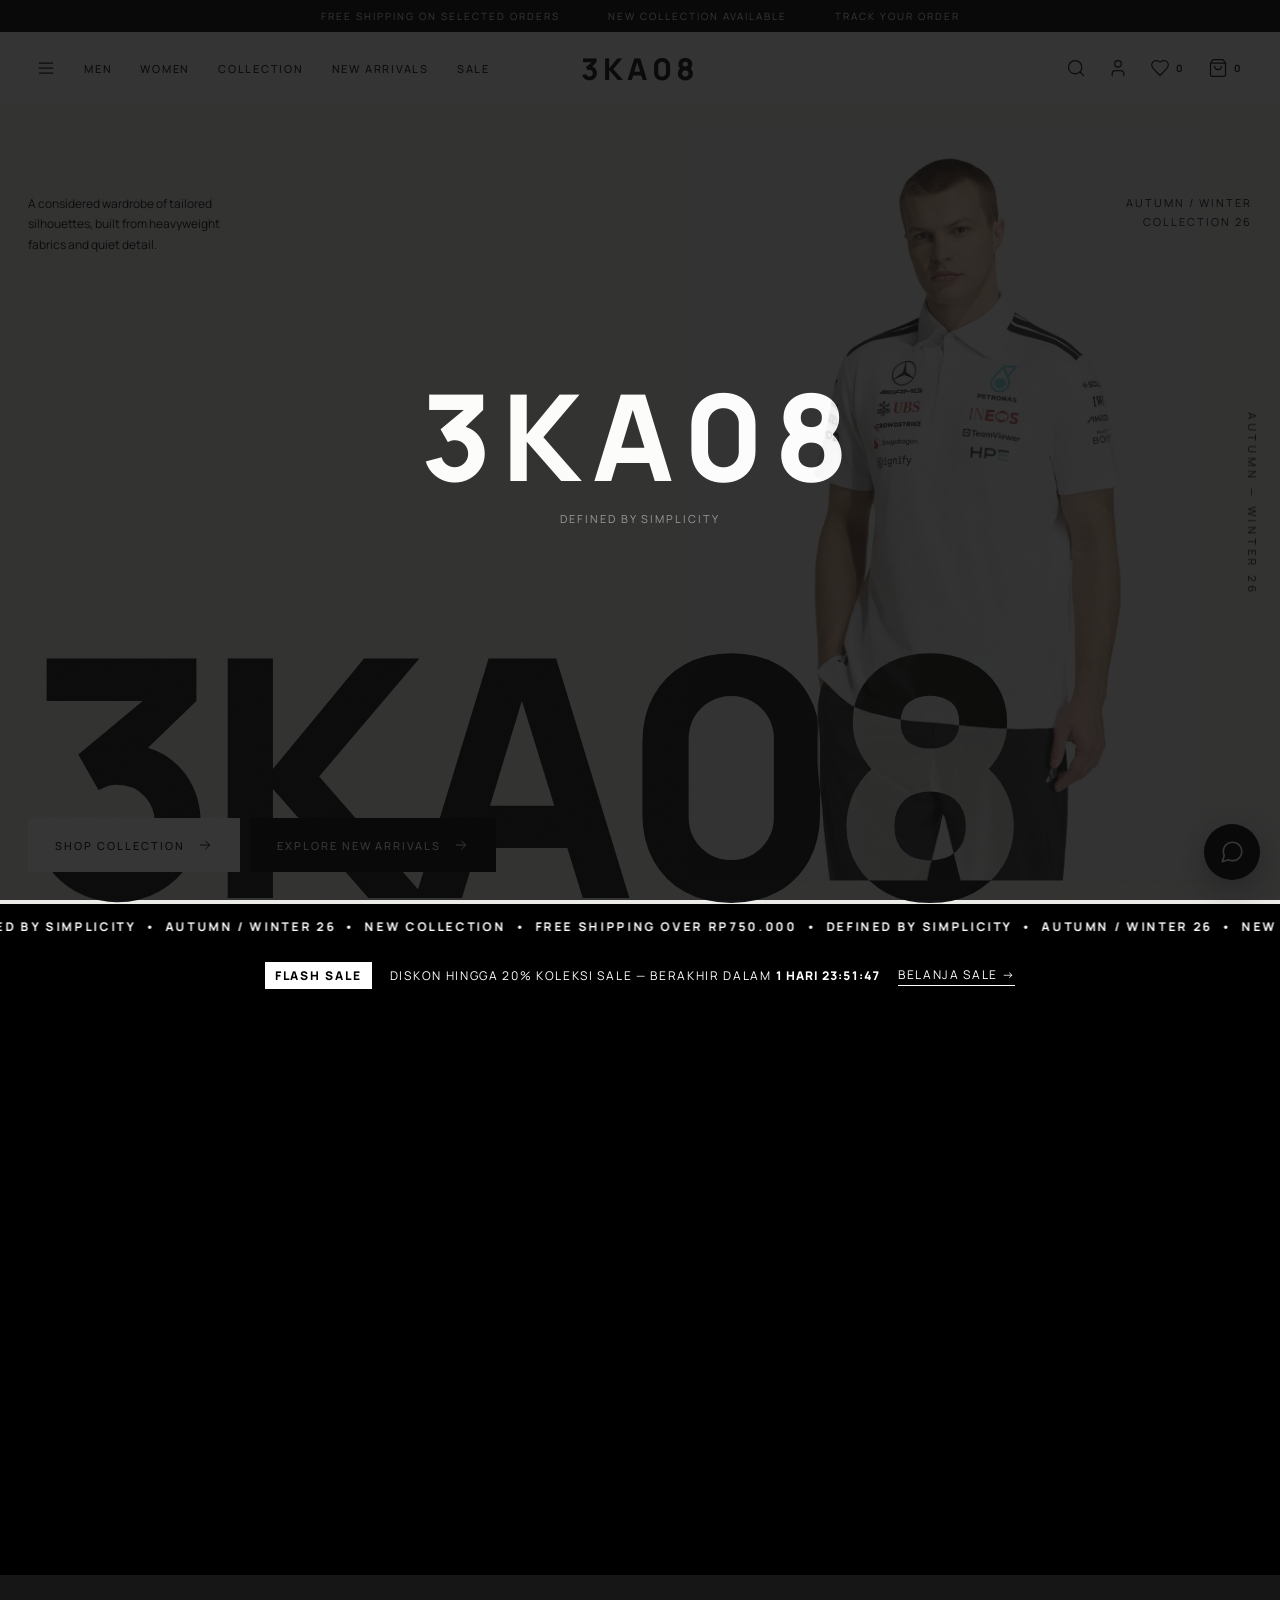
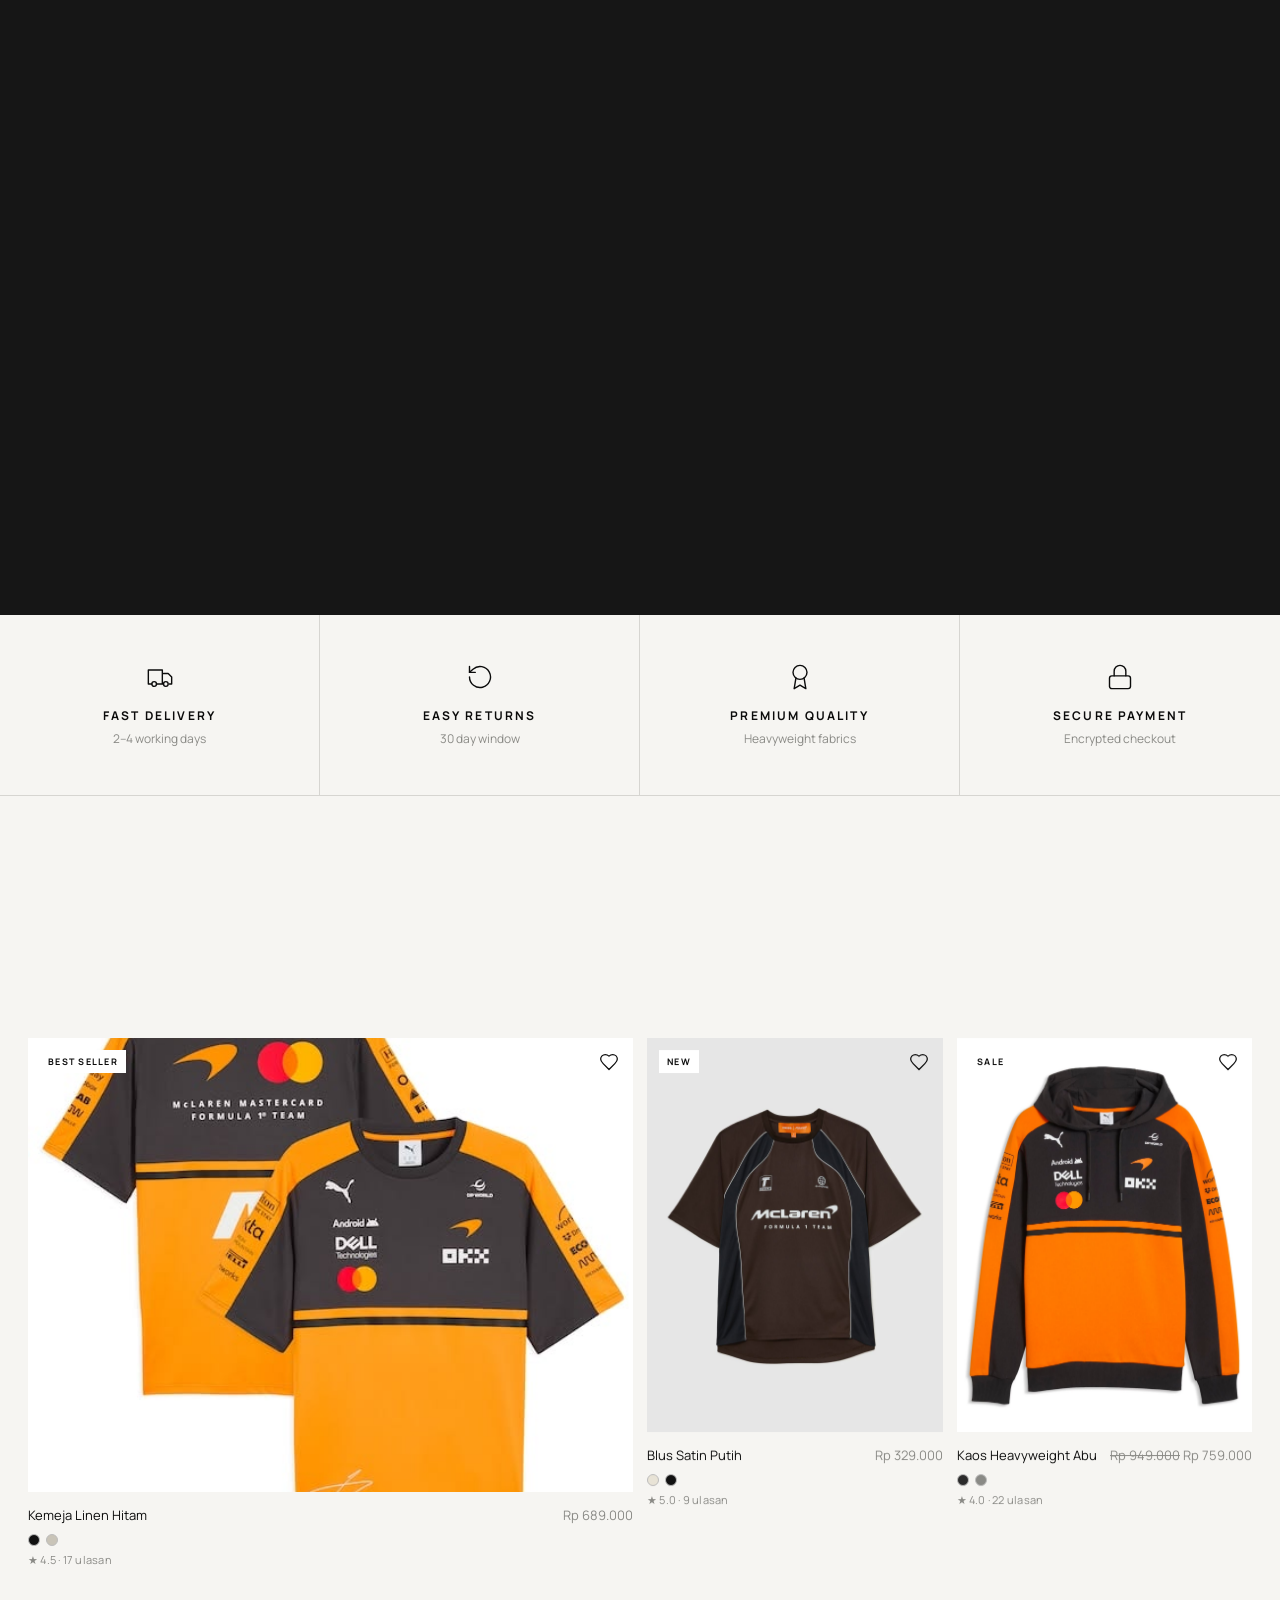
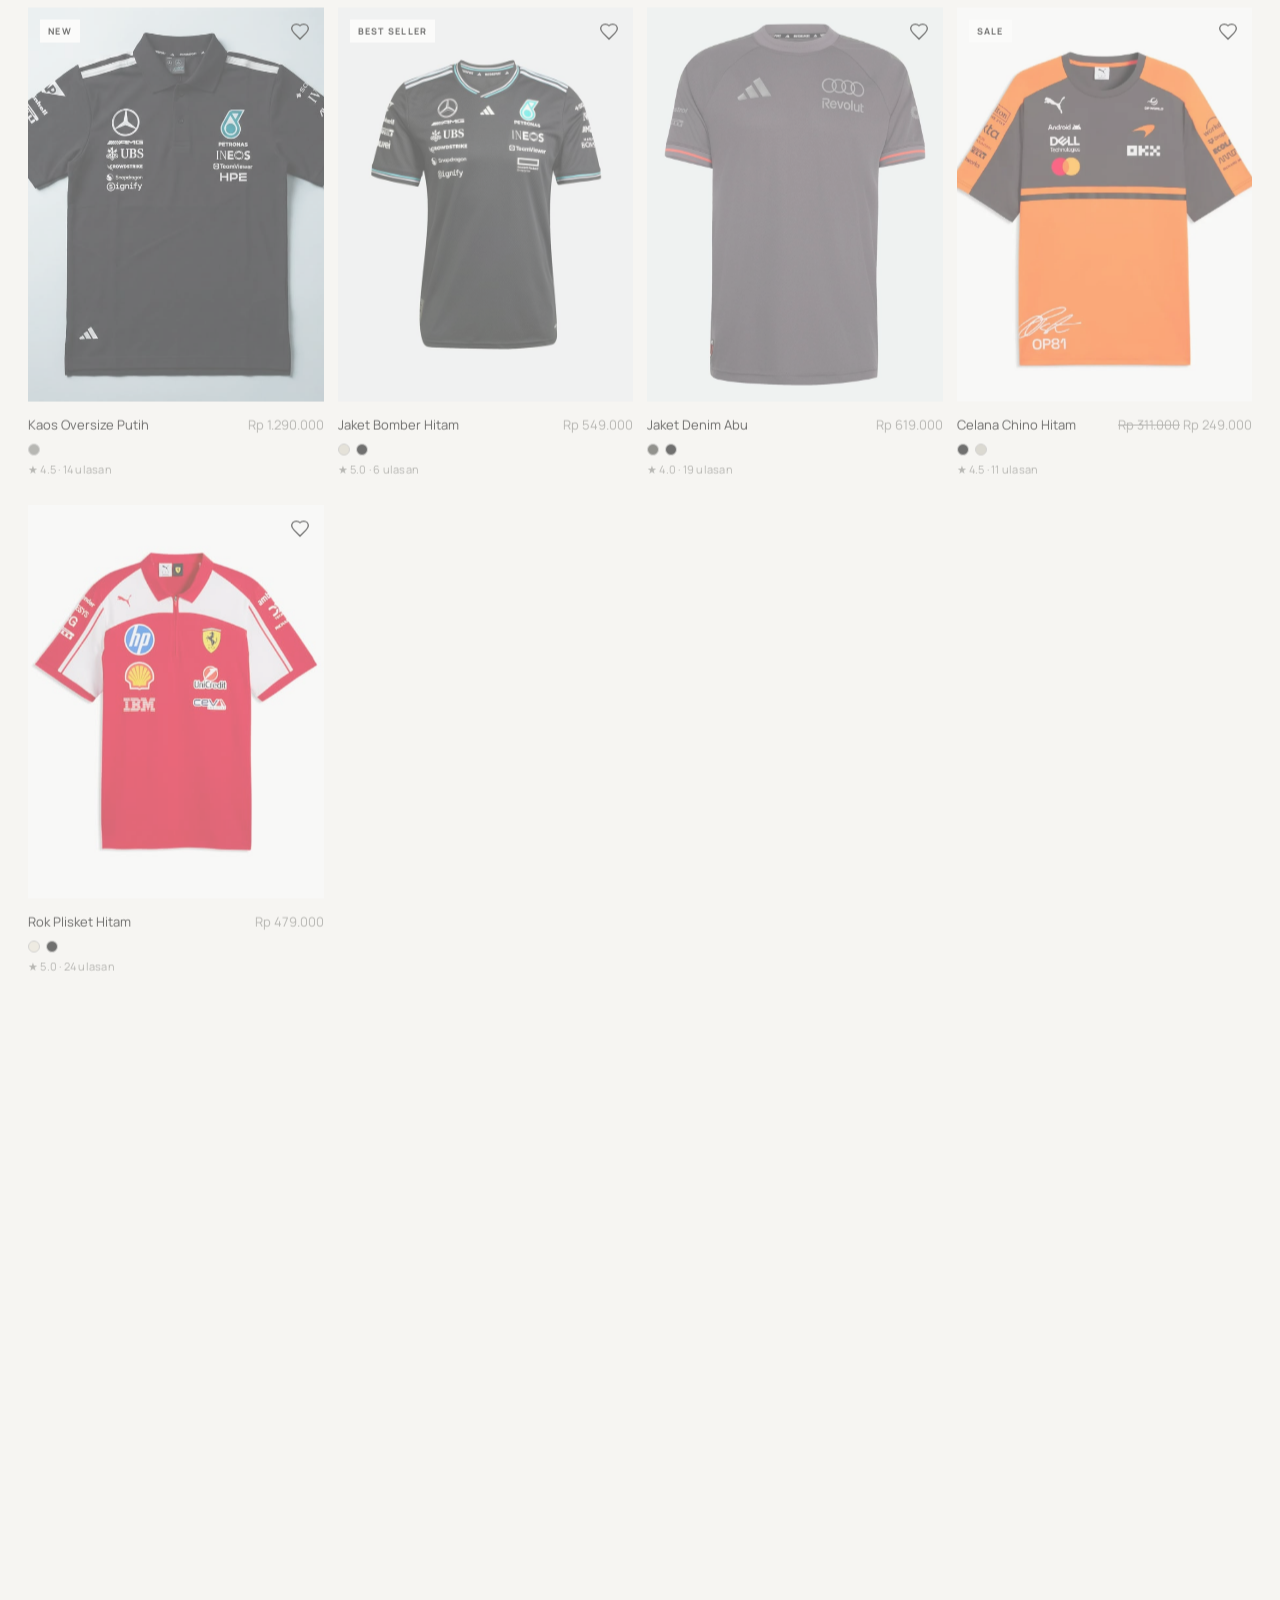
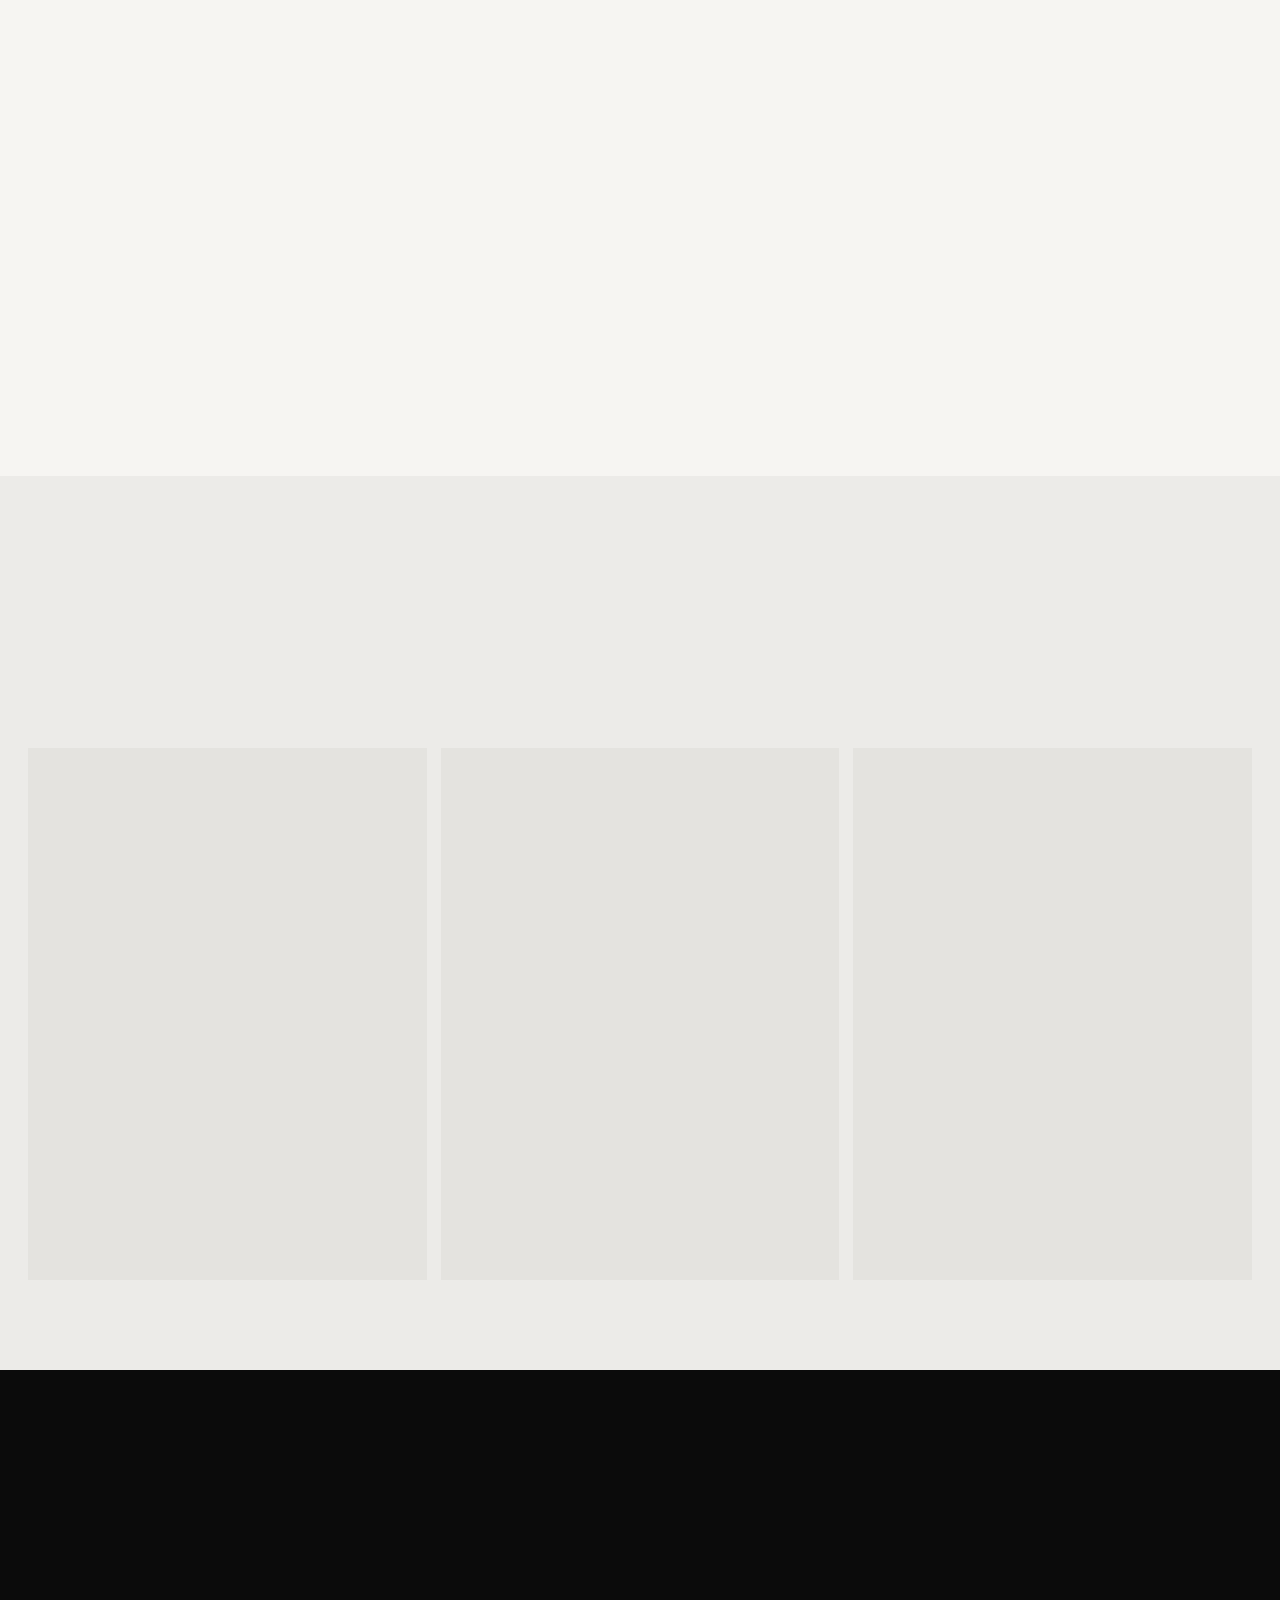
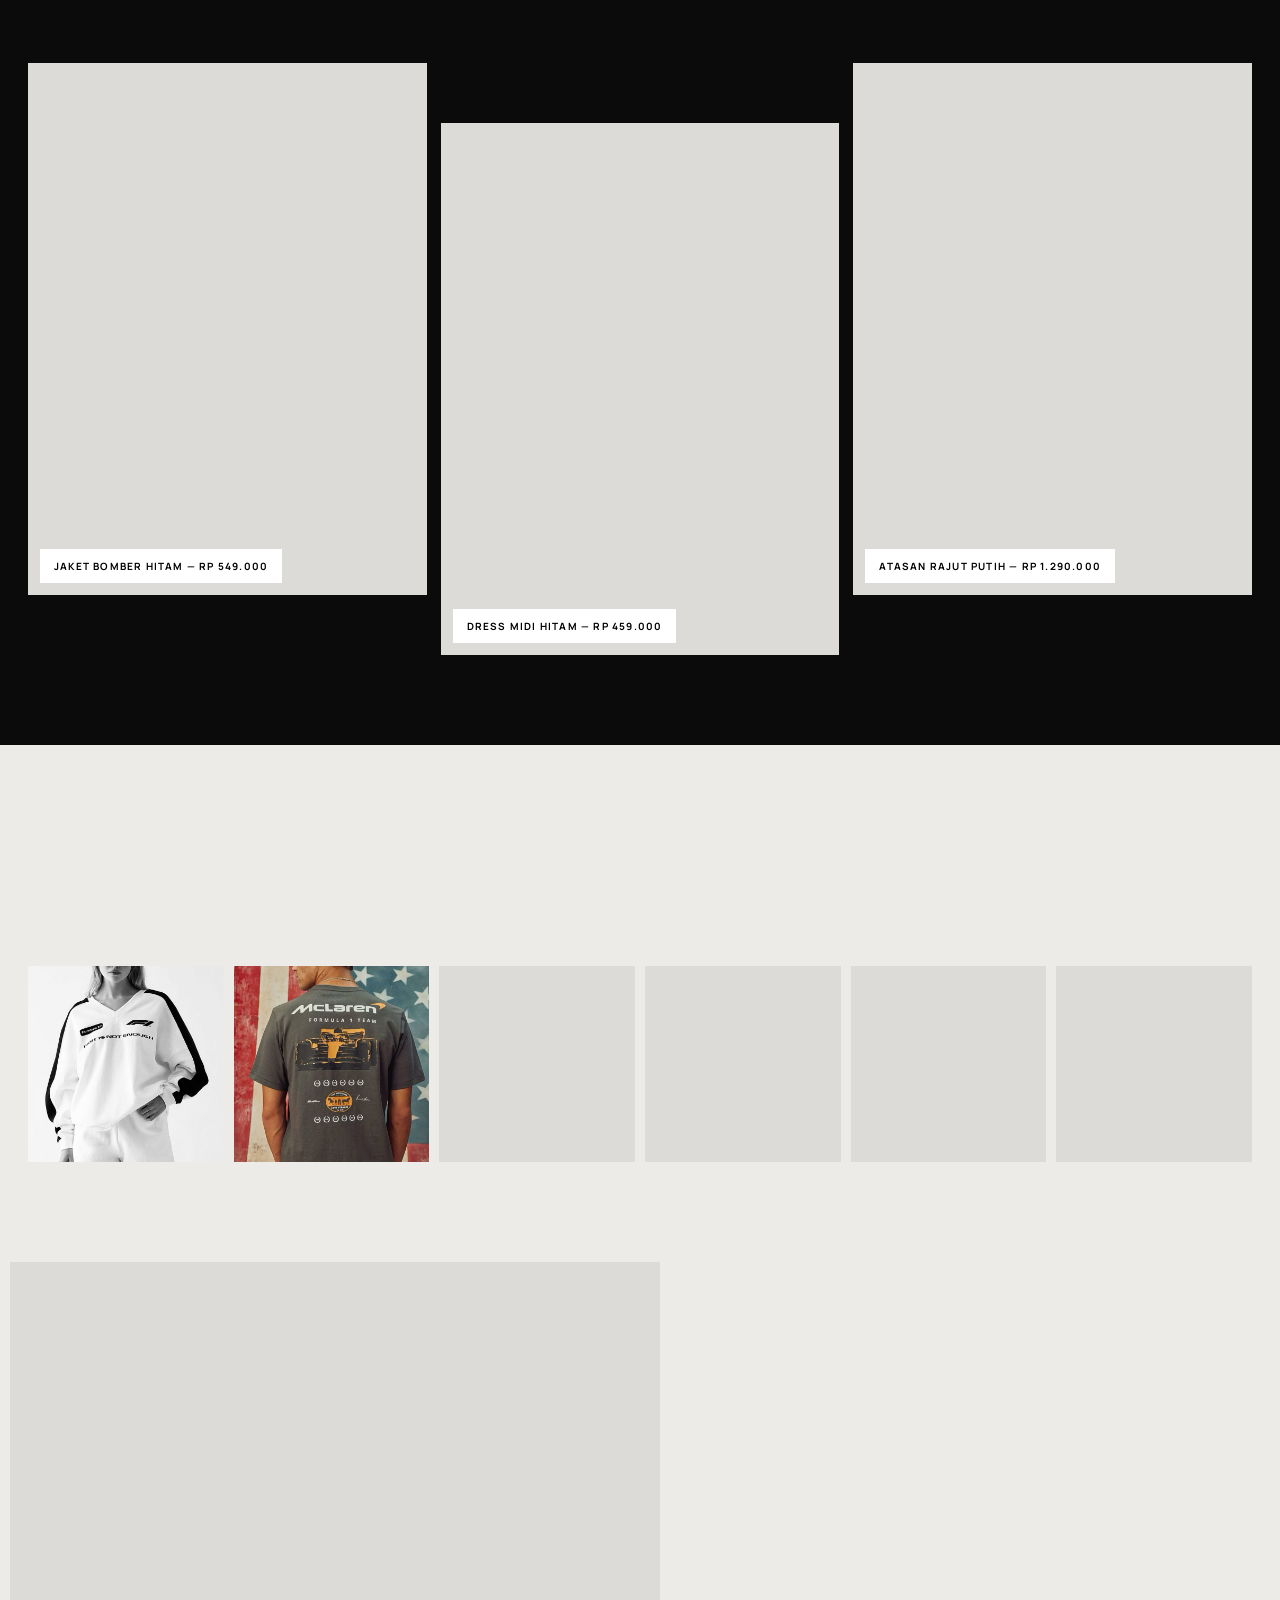
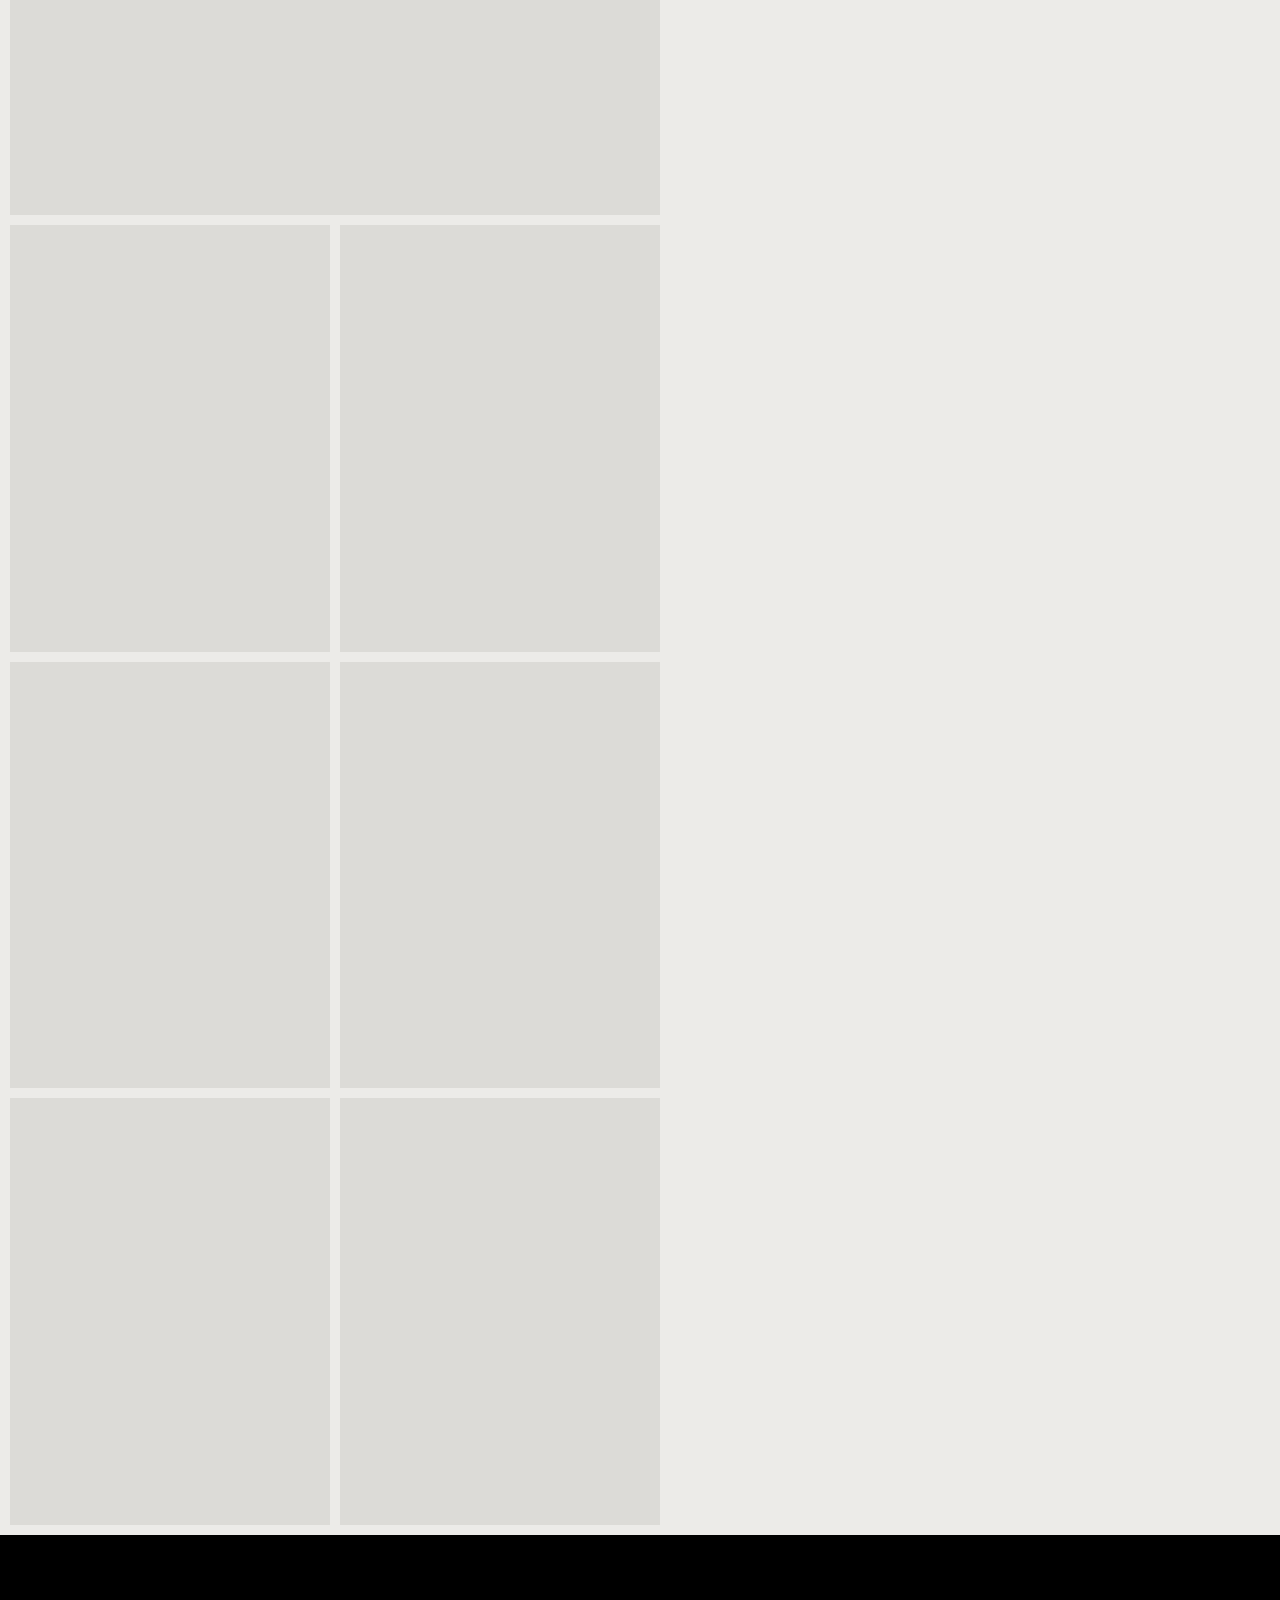
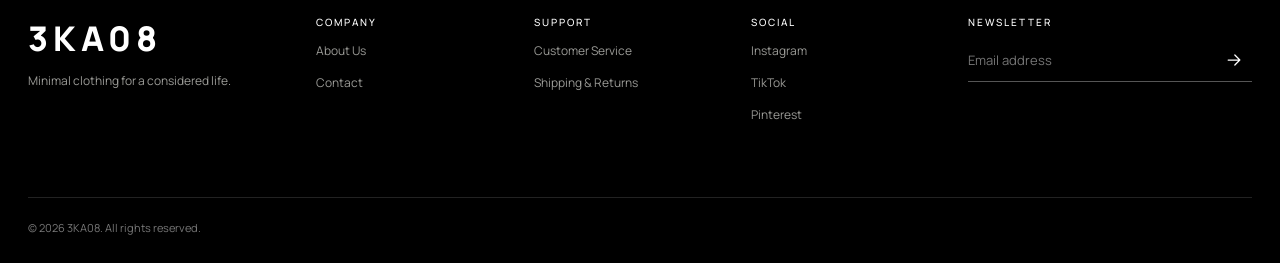
<file: index.html>
<!DOCTYPE html>
<html lang="id">
<head>
<meta charset="UTF-8">
<meta http-equiv="refresh" content="0; url=3ka08.html">
<title>3KA08 — Defined by Simplicity</title>
<link rel="canonical" href="3ka08.html">
</head>
<body>
<p>Membuka 3KA08… <a href="3ka08.html">klik di sini jika tidak terbuka otomatis</a>.</p>
</body>
</html>
</file>
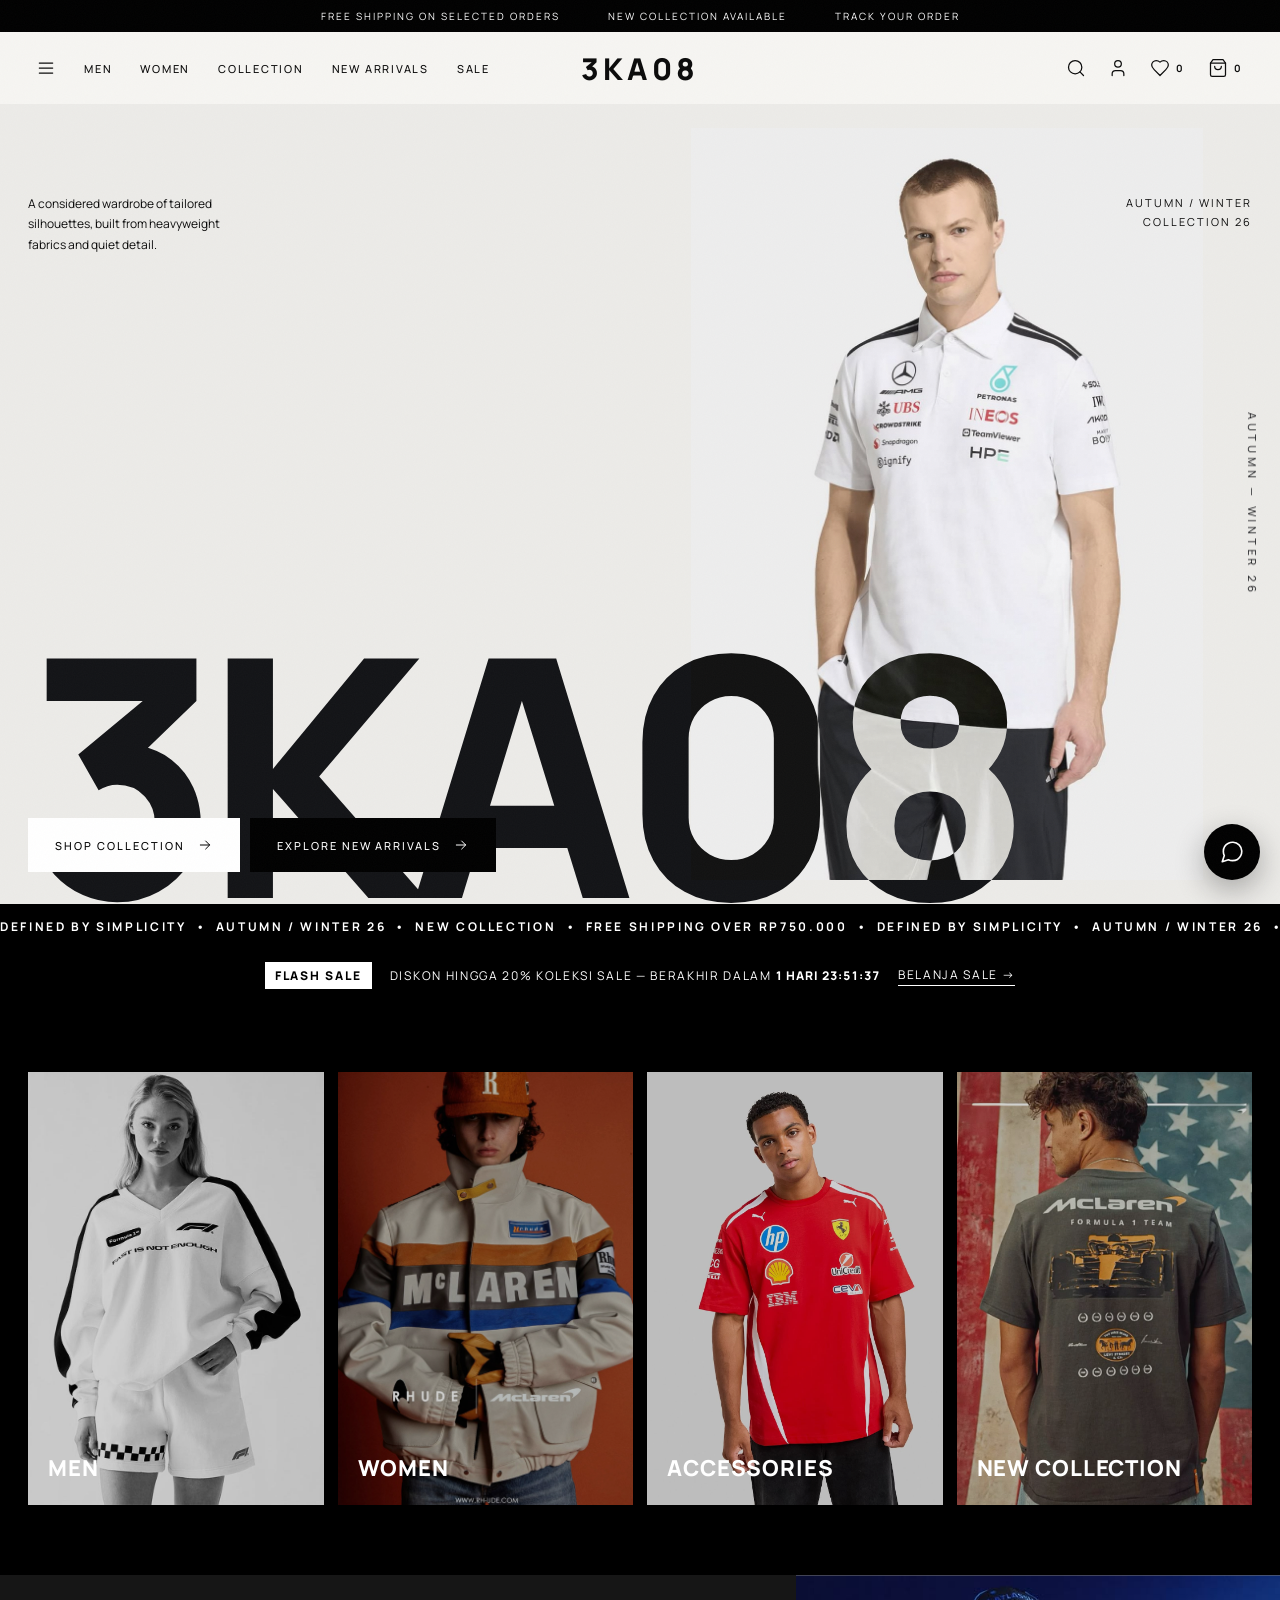
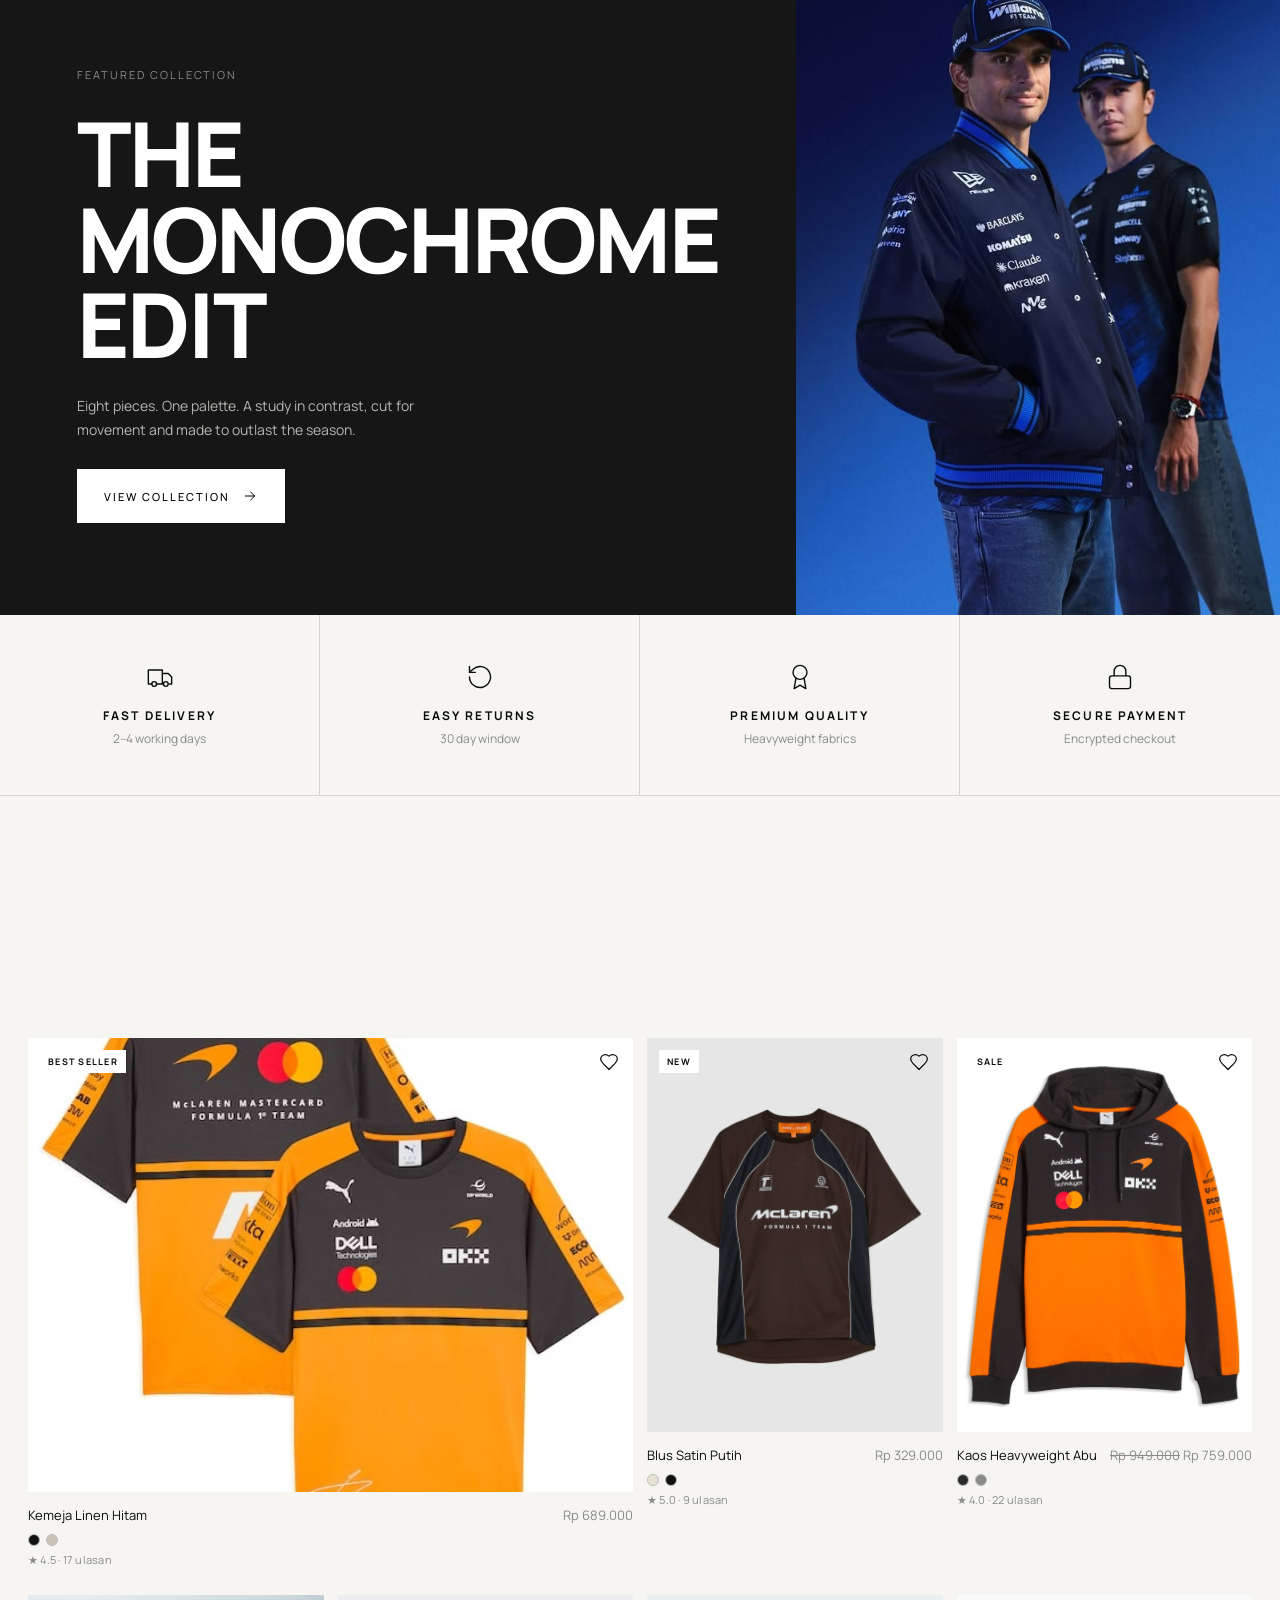
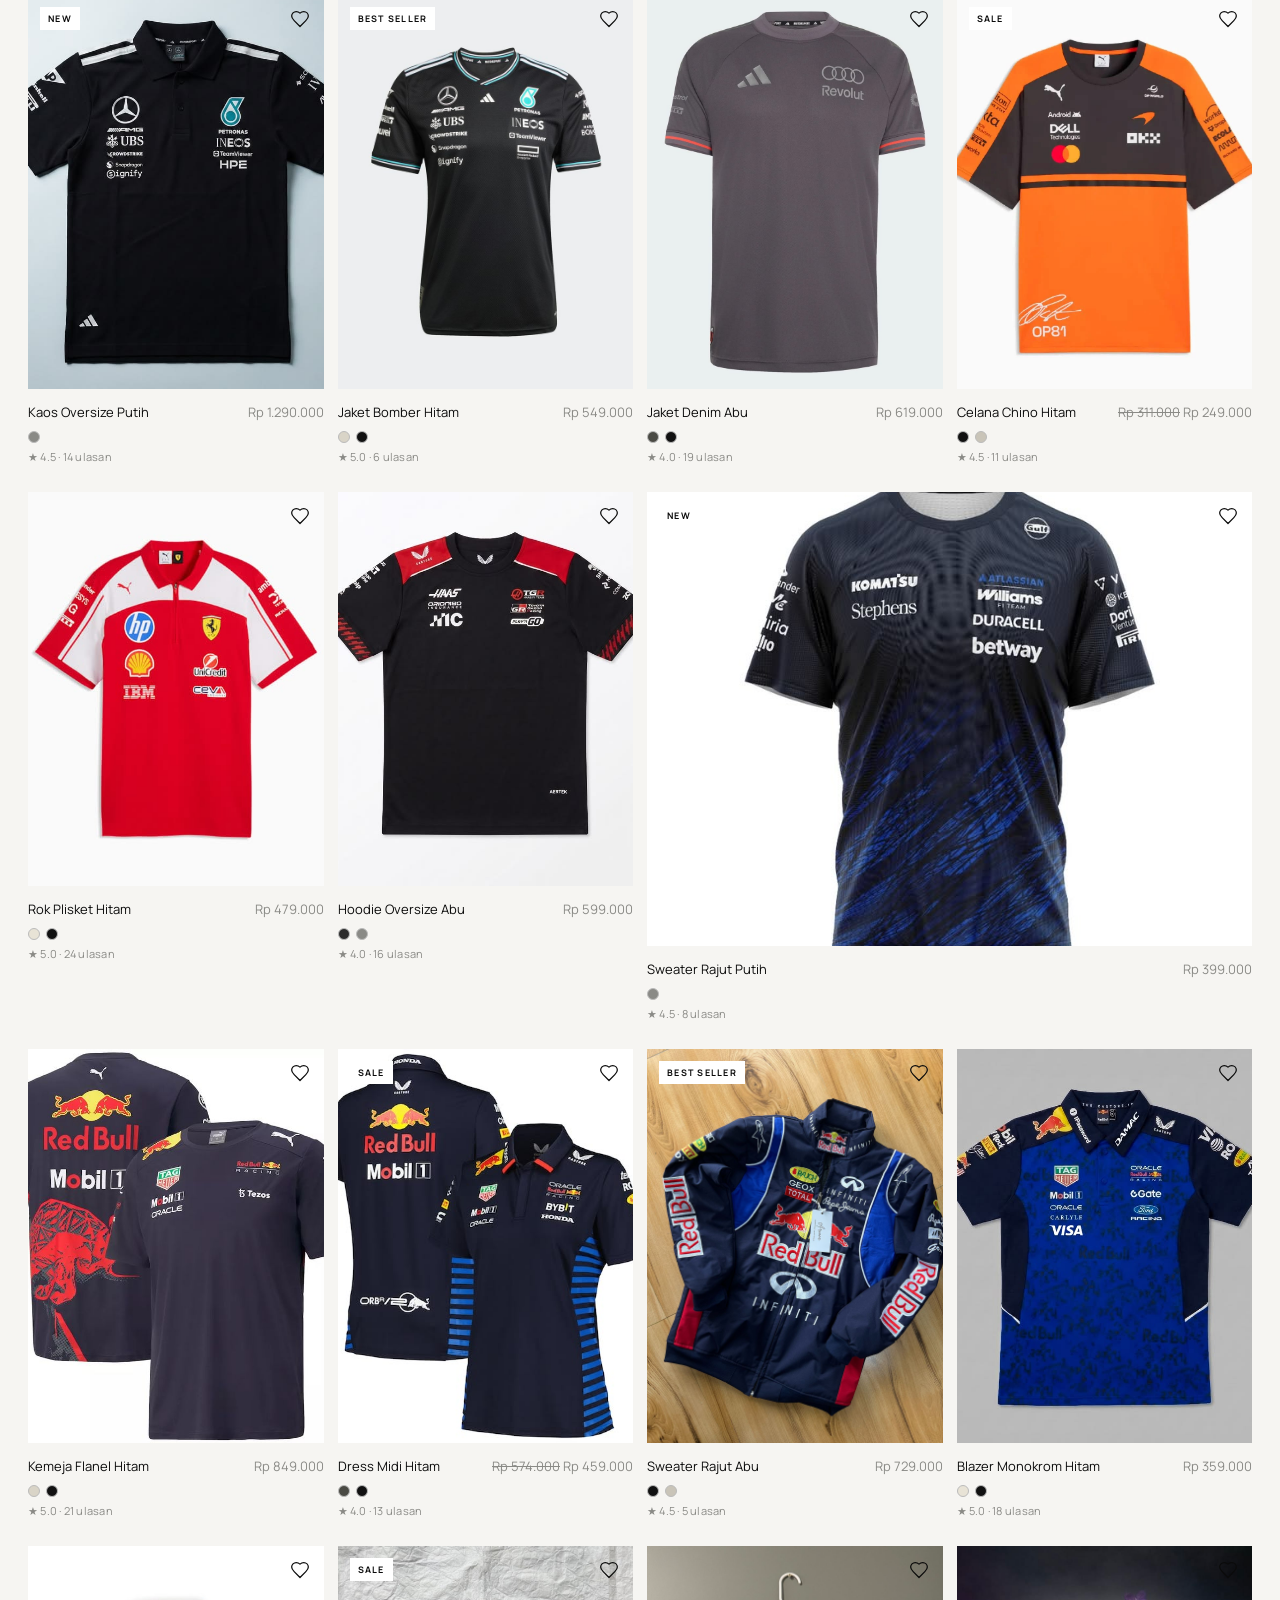
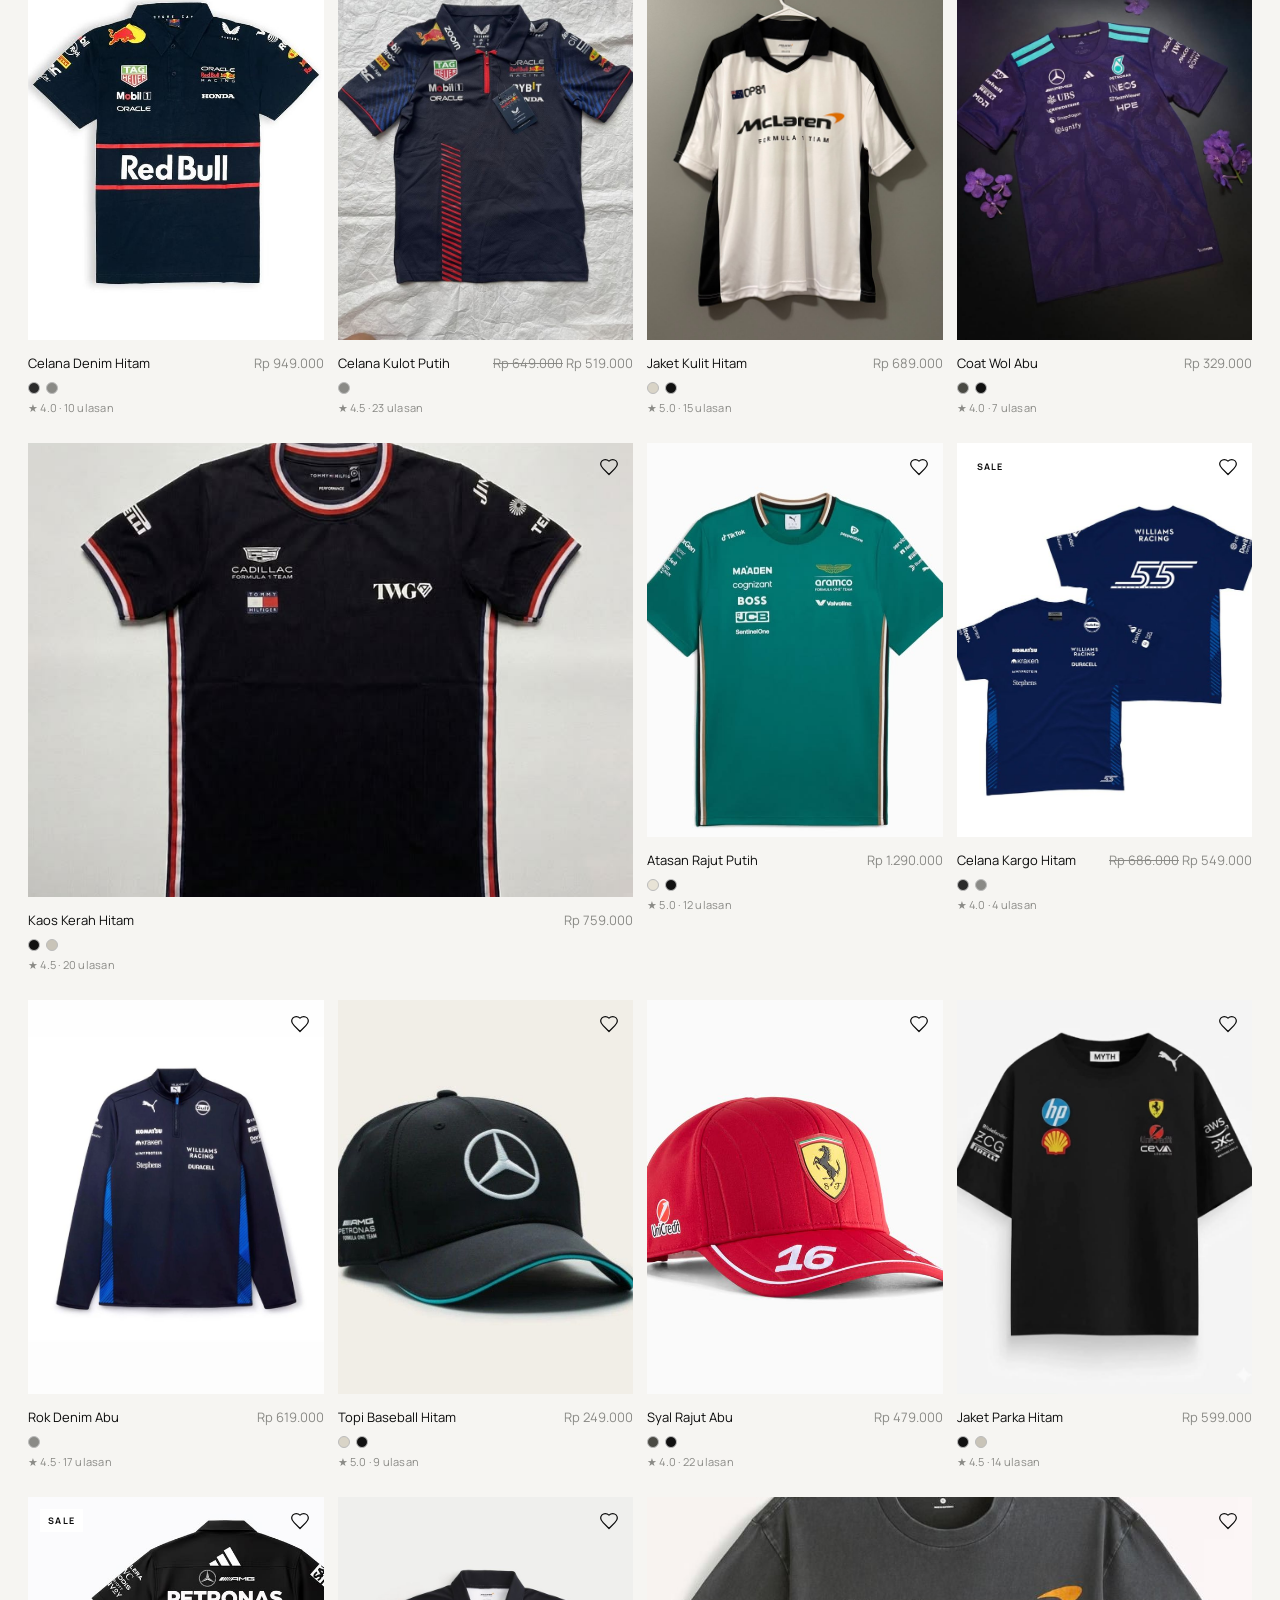
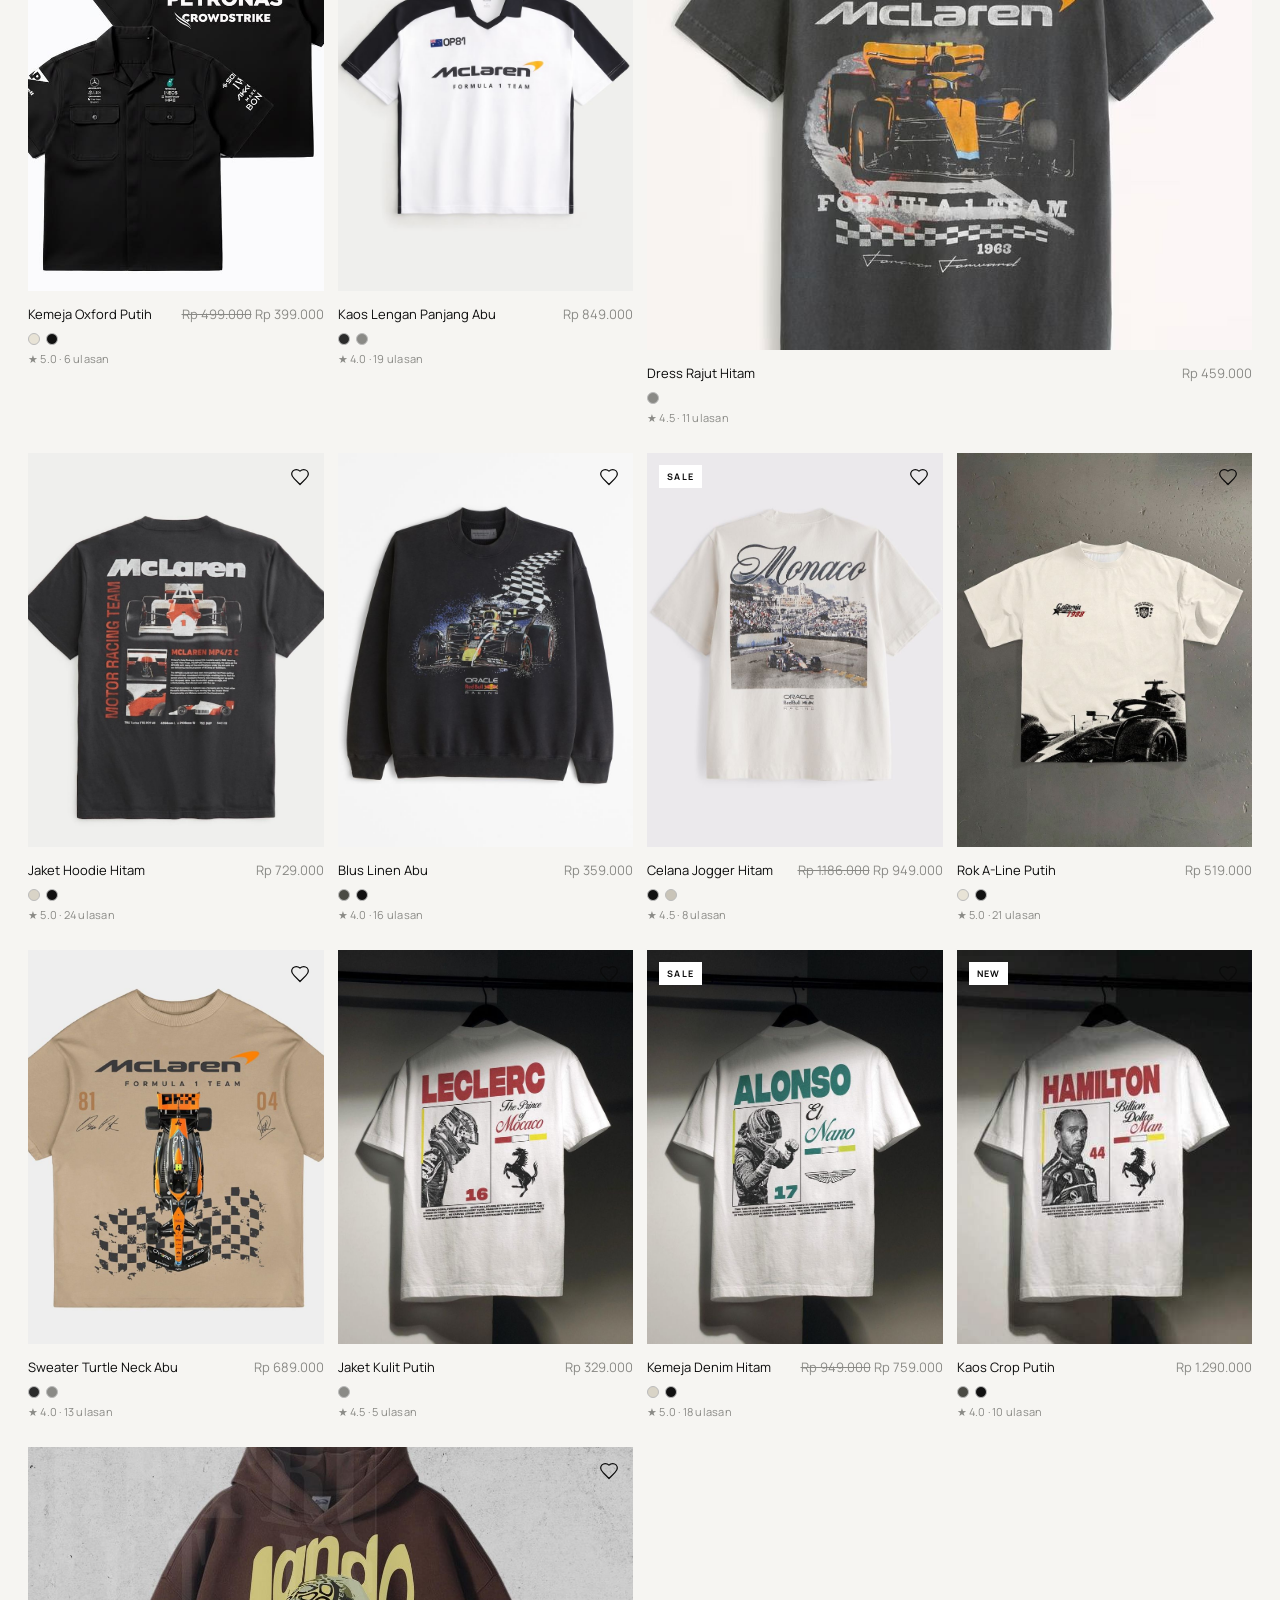
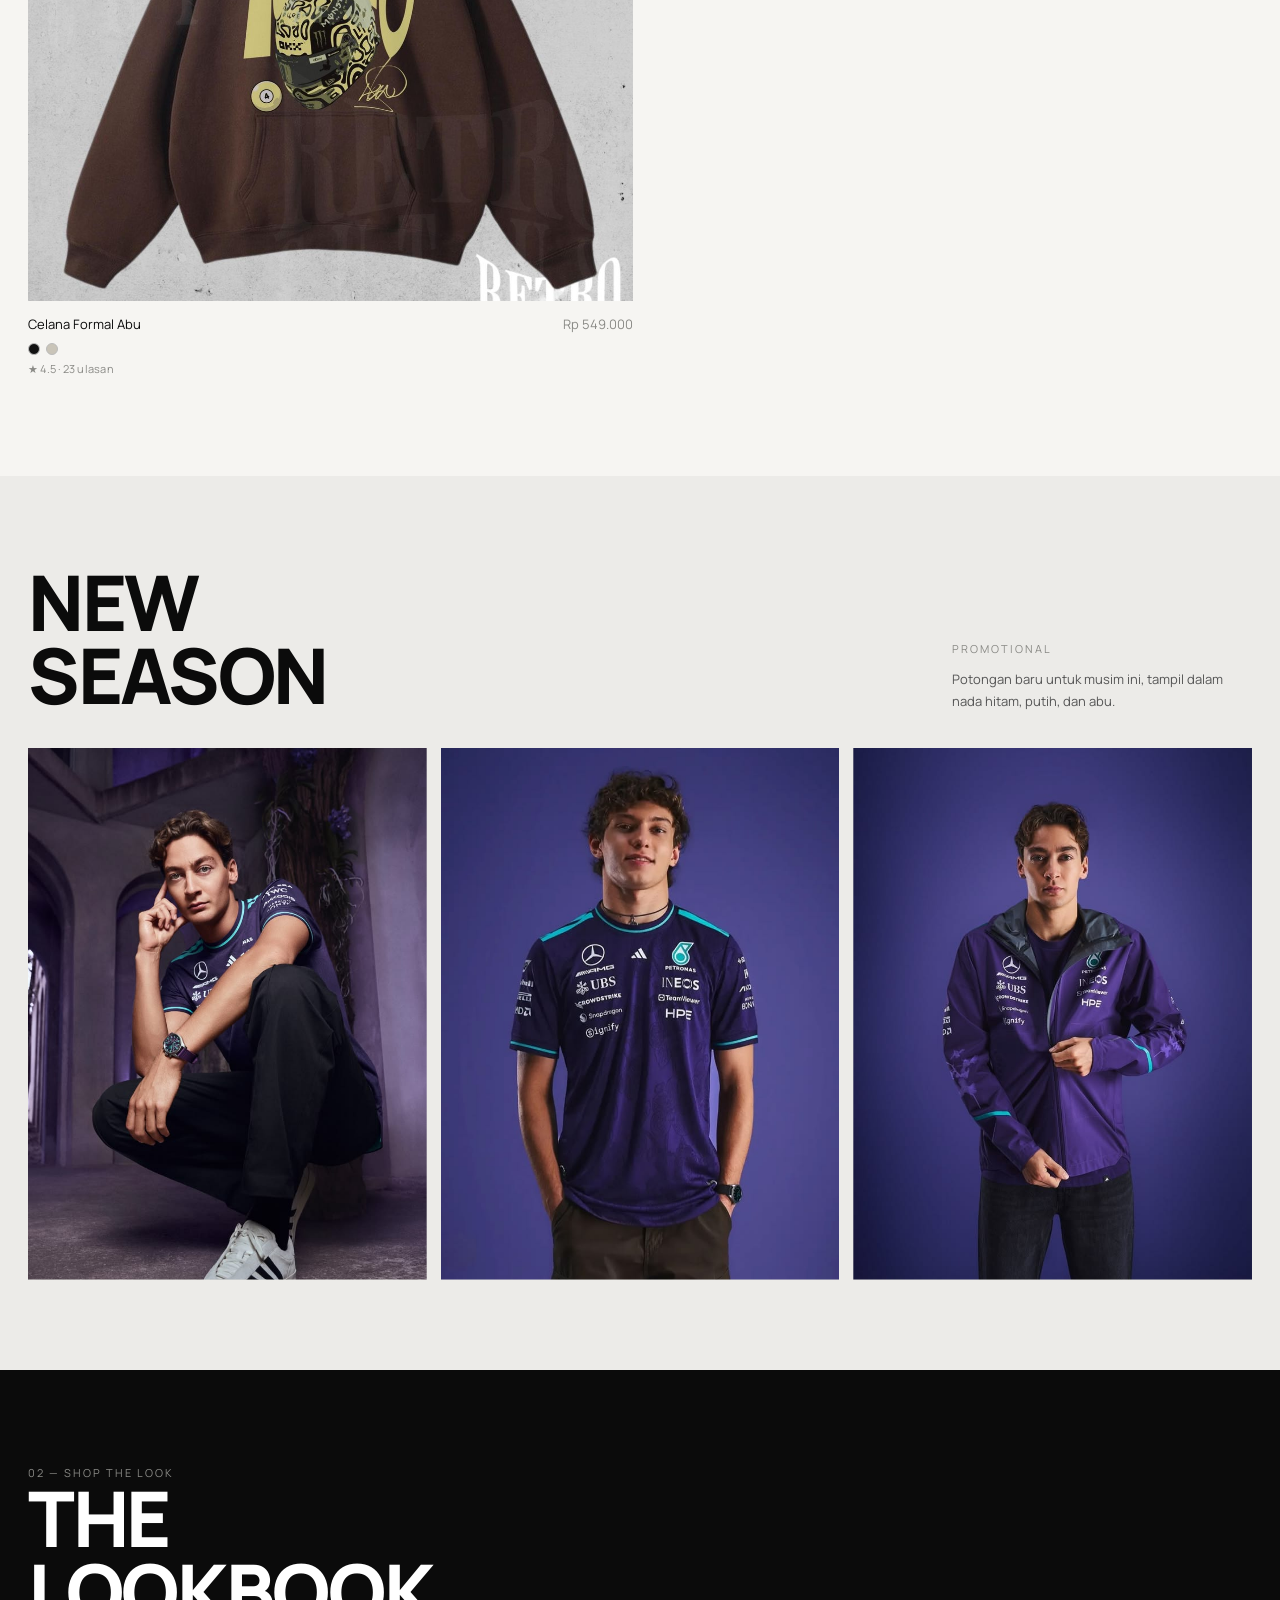
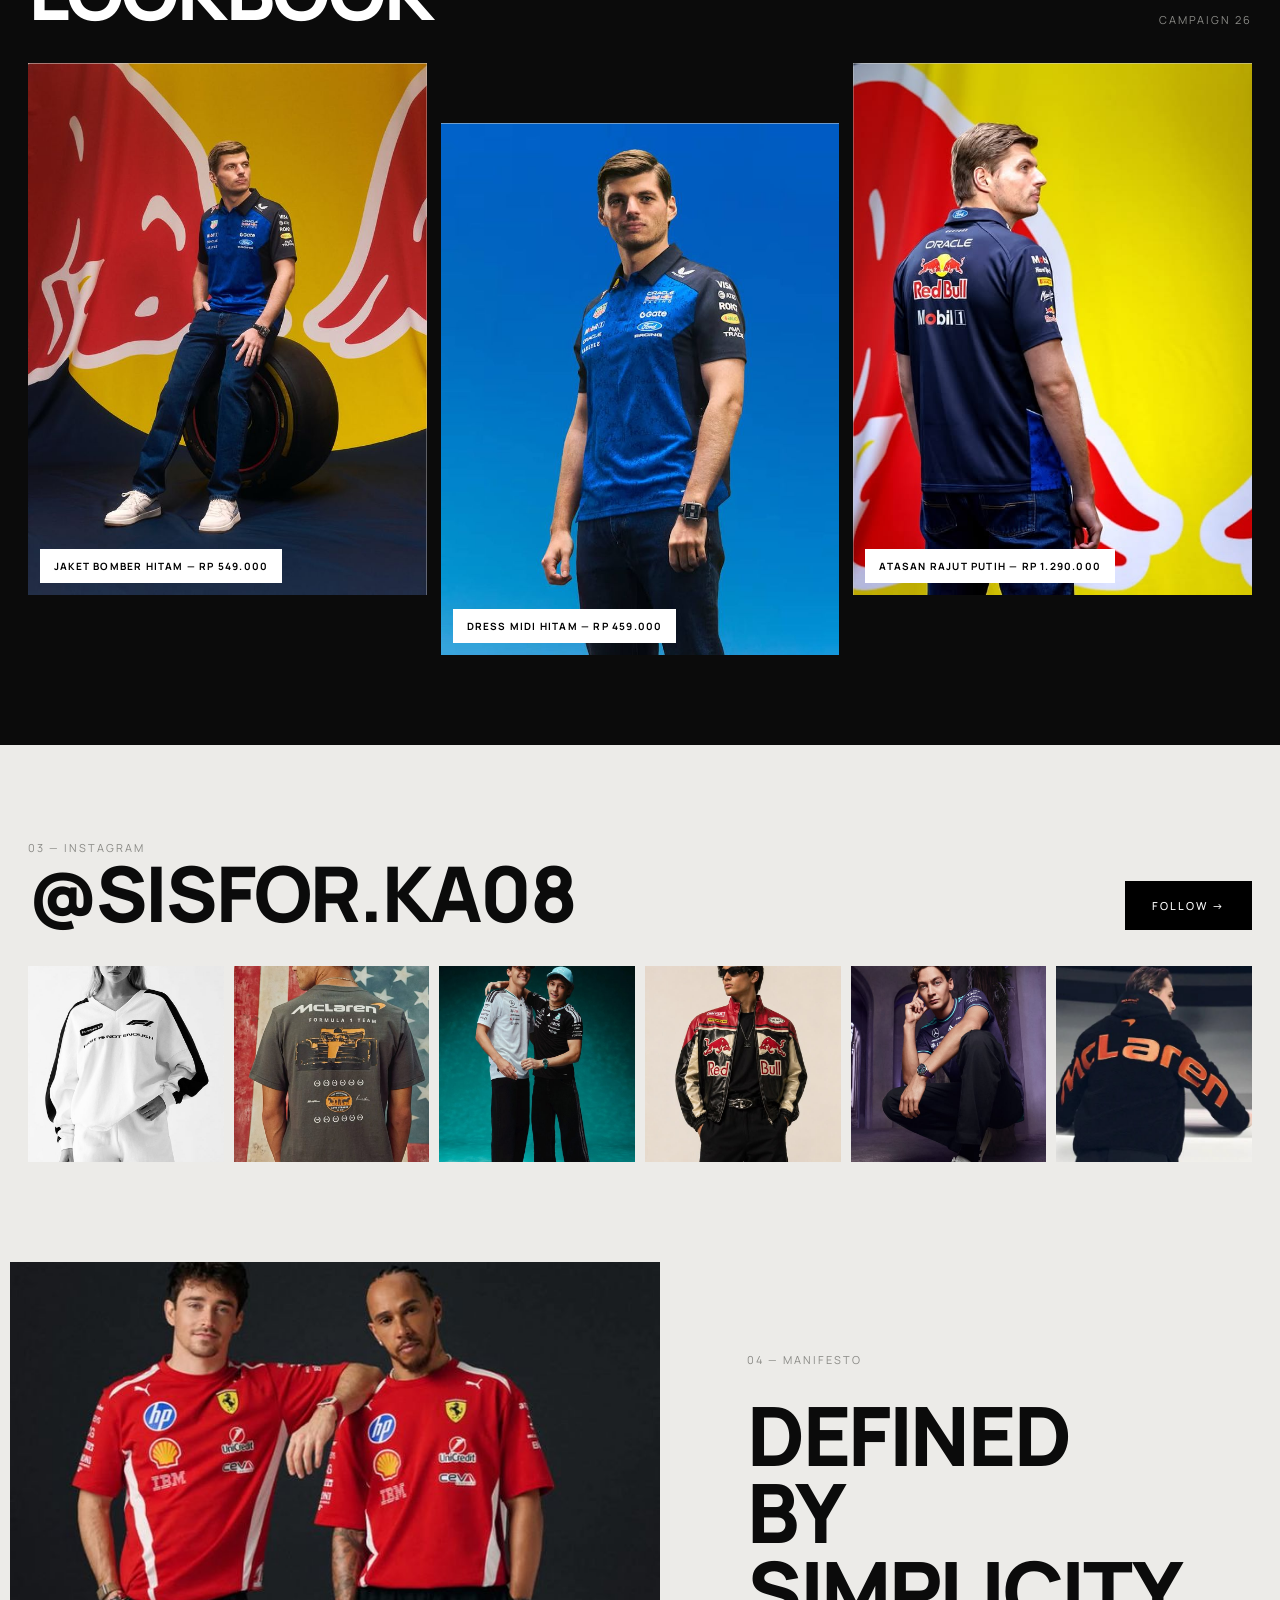
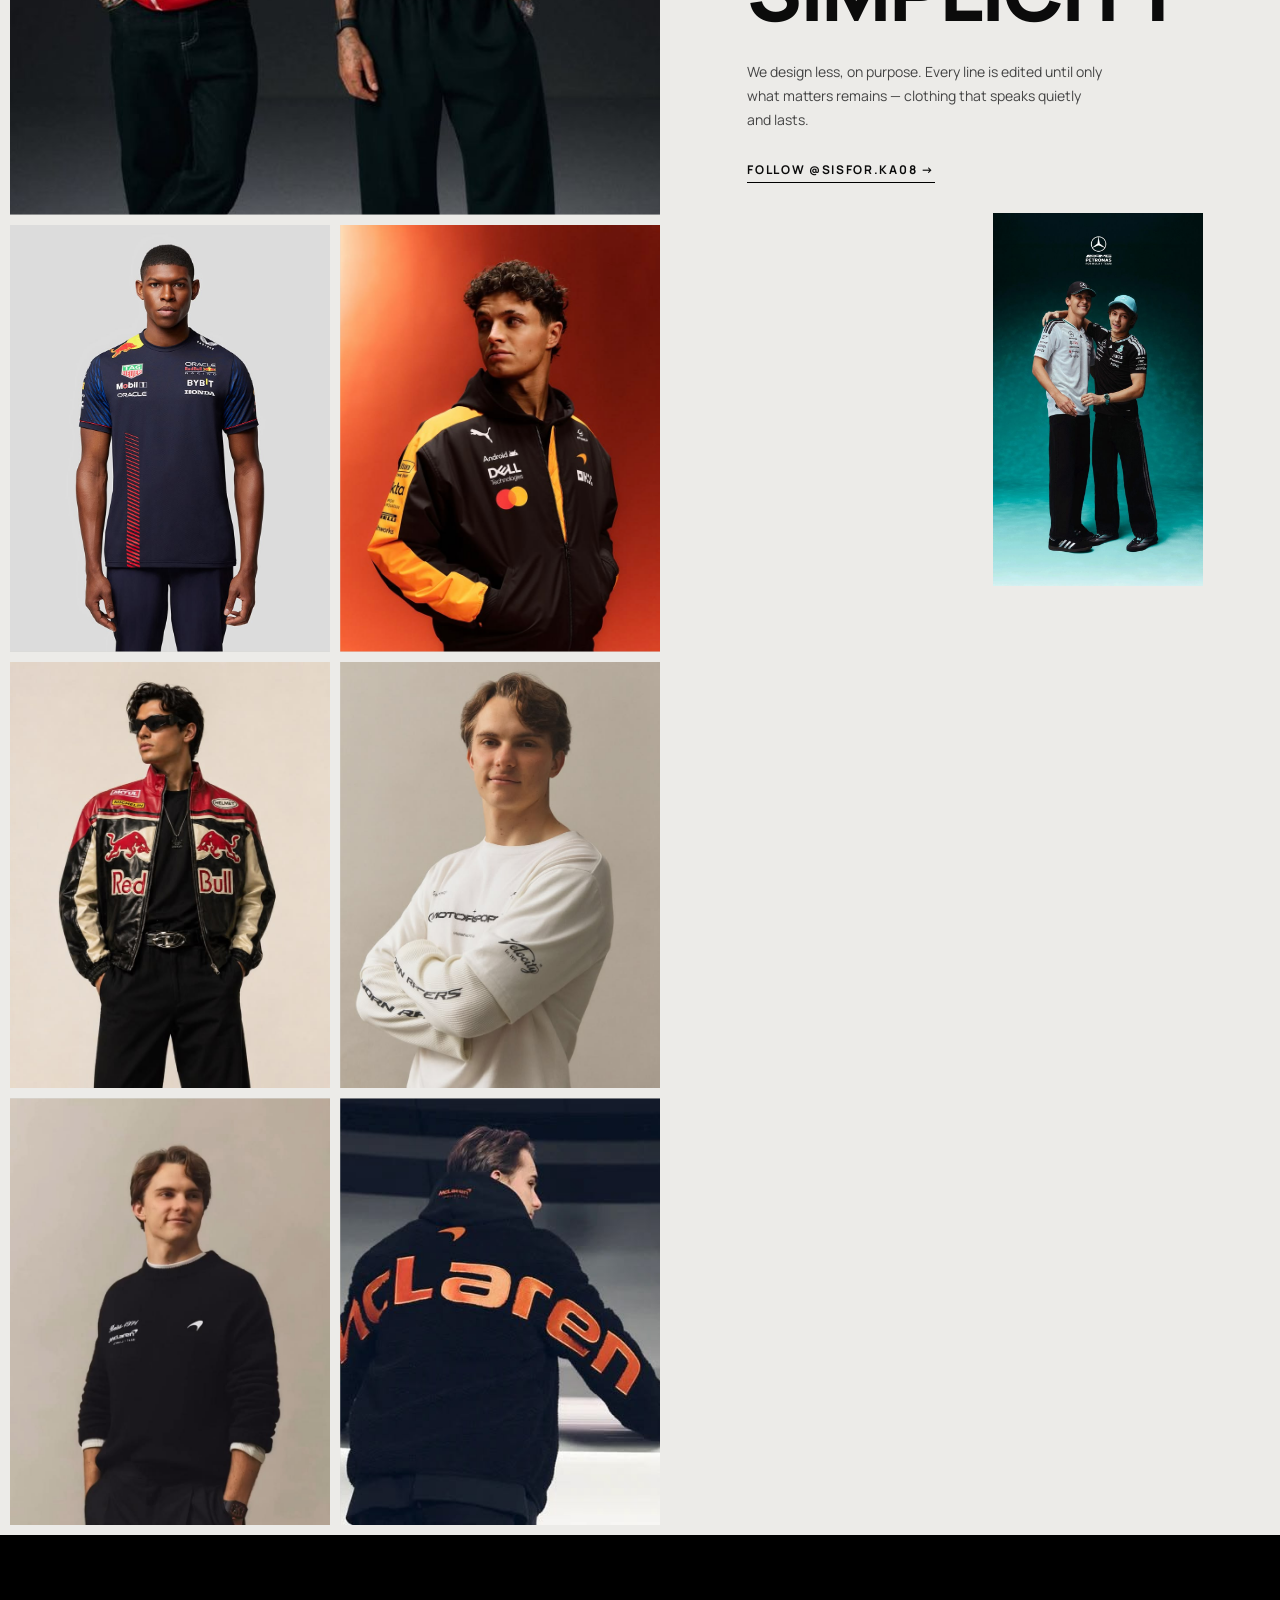
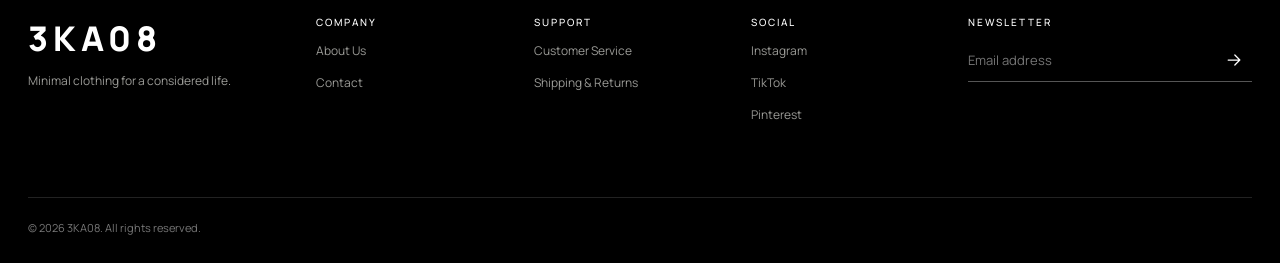
<file: 3ka08.html>
<!DOCTYPE html>
<html lang="id">
<head>
<meta charset="UTF-8">
<meta name="viewport" content="width=device-width, initial-scale=1">
<title>3KA08 — Defined by Simplicity</title>
<meta name="description" content="3KA08 — fashion store minimalis: koleksi Men, Women & Accessories monokrom. Belanja mudah, checkout cepat, gratis ongkir di atas Rp750.000.">
<meta property="og:type" content="website">
<meta property="og:title" content="3KA08 — Defined by Simplicity">
<meta property="og:description" content="Fashion store minimalis: koleksi Men, Women & Accessories monokrom. Gratis ongkir di atas Rp750.000.">
<meta property="og:url" content="https://barbarbarian175-debug.github.io/3ka08-store/3ka08.html">
<meta property="og:image" content="https://barbarbarian175-debug.github.io/3ka08-store/assets/model-01.jpg">
<meta name="twitter:card" content="summary_large_image">
<link rel="icon" href="assets/favicon.svg" type="image/svg+xml">
<link rel="preconnect" href="https://fonts.googleapis.com">
<link rel="preconnect" href="https://fonts.gstatic.com" crossorigin>
<link href="https://fonts.googleapis.com/css2?family=Manrope:wght@300;400;500;700;800&display=swap" rel="stylesheet">
<link rel="stylesheet" href="style.css">
<link rel="stylesheet" href="about-page.css">
</head>
<body>
<div class="intro" aria-hidden="true"><div class="intro-logo"><span>3</span><span>K</span><span>A</span><span>0</span><span>8</span></div><small>Defined by Simplicity</small></div>
<div class="ann"><span>Free shipping on selected orders</span><span>New collection available</span><span data-track style="cursor:pointer">Track your order</span></div>

<header class="nav" id="nav">
  <button class="ib" id="burger" aria-label="Menu" data-ic="menu"></button>
  <nav class="links">
    <a href="#products" data-mega="men" data-f="men">Men</a>
    <a href="#products" data-mega="women" data-f="women">Women</a>
    <a href="#categories" data-mega="collection" data-f="new">Collection</a>
    <a href="#products" data-f="new">New Arrivals</a>
    <a href="#products" data-f="sale">Sale</a>
  </nav>
  <a class="logo" href="#top">3KA08</a>
  <div class="tools">
    <button class="ib" id="searchBtn" aria-label="Search" data-ic="search"></button>
    <button class="ib hide-s" id="accountBtn" aria-label="Account" data-ic="user"></button>
    <button class="ib" id="wishBtn" aria-label="Wishlist"><i data-ic="heart"></i><b id="wishN">0</b></button>
    <button class="ib" id="cartBtn" aria-label="Bag"><i data-ic="bag"></i><b id="cartN">0</b></button>
  </div>
  <div class="mega" id="mega"></div>
</header>

<aside class="mm" id="mm">
  <button class="ib" id="mmClose" data-ic="x" aria-label="Close"></button>
  <a href="#products" data-f="men">Men</a><a href="#products" data-f="women">Women</a><a href="#categories" data-f="new">Collection</a><a href="#products" data-f="new">New Arrivals</a><a href="#products" data-f="sale">Sale</a>
</aside>

<main id="top">
<section class="hero">
  <p class="hero-l">A considered wardrobe of tailored silhouettes, built from heavyweight fabrics and quiet detail.</p>
  <p class="hero-r">Autumn / Winter<br>Collection 26</p>
  <span class="hero-v">Autumn — Winter 26</span>
  <img class="hero-img" id="heroImg" alt="Model in 3KA08 collection" fetchpriority="high">
  <h1 class="hero-h">3KA08</h1>
  <div class="hero-cta">
    <a class="btn" href="#products">Shop Collection <i data-ic="arrow"></i></a>
    <a class="btn ghost" href="#products">Explore New Arrivals <i data-ic="arrow"></i></a>
  </div>
</section>

<div class="marquee" aria-hidden="true"><div class="marquee-t"><span>Defined by Simplicity&nbsp;&nbsp;•&nbsp;&nbsp;Autumn / Winter 26&nbsp;&nbsp;•&nbsp;&nbsp;New Collection&nbsp;&nbsp;•&nbsp;&nbsp;Free Shipping over Rp750.000&nbsp;&nbsp;•&nbsp;&nbsp;</span><span>Defined by Simplicity&nbsp;&nbsp;•&nbsp;&nbsp;Autumn / Winter 26&nbsp;&nbsp;•&nbsp;&nbsp;New Collection&nbsp;&nbsp;•&nbsp;&nbsp;Free Shipping over Rp750.000&nbsp;&nbsp;•&nbsp;&nbsp;</span></div></div>

<div class="flash" id="flash">
  <span class="flash-tag">Flash Sale</span>
  <span>Diskon hingga 20% koleksi Sale — berakhir dalam <b id="flashT">--:--:--</b></span>
  <a href="#products" data-f="sale">Belanja Sale →</a>
</div>

<section class="cats dark" id="categories">
  <div class="cat-grid" id="catGrid"></div>
</section>

<section class="feat dark2">
  <div class="feat-t rv">
    <small>Featured Collection</small>
    <h2>The Monochrome<br>Edit</h2>
    <p>Eight pieces. One palette. A study in contrast, cut for movement and made to outlast the season.</p>
    <a class="btn" href="#products">View Collection <i data-ic="arrow"></i></a>
  </div>
  <div class="feat-i clip"><img id="featImg" alt="Featured collection" loading="lazy"></div>
</section>

<section class="svc">
  <div><i data-ic="truck"></i><h4>Fast Delivery</h4><p>2–4 working days</p></div>
  <div><i data-ic="rotate"></i><h4>Easy Returns</h4><p>30 day window</p></div>
  <div><i data-ic="award"></i><h4>Premium Quality</h4><p>Heavyweight fabrics</p></div>
  <div><i data-ic="lock"></i><h4>Secure Payment</h4><p>Encrypted checkout</p></div>
</section>

<section class="prod" id="products">
  <div class="prod-h rv"><div class="sec-t"><small class="sec-no">01 — The Collection</small><h2>BEST SELLERS</h2></div>
    <div class="filters" id="filters">
      <button class="on" data-f="all">All</button><button data-f="men">Men</button><button data-f="women">Women</button><button data-f="acc">Accessories</button>
      <select id="sortSel" class="sort-sel" aria-label="Urutkan produk">
        <option value="featured">Sort: Featured</option>
        <option value="price-asc">Harga: Termurah</option>
        <option value="price-desc">Harga: Termahal</option>
        <option value="name-asc">Nama: A–Z</option>
        <option value="newest">Terbaru</option>
      </select>
      <select id="priceSel" class="sort-sel" aria-label="Filter harga">
        <option value="all">Harga: Semua</option>
        <option value="lt500">Di bawah Rp500.000</option>
        <option value="500-1000">Rp500.000 – Rp1.000.000</option>
        <option value="gt1000">Di atas Rp1.000.000</option>
      </select>
    </div>
  </div>
  <div class="grid" id="grid"></div>
</section>

<section class="promo">
  <div class="promo-h rv"><h2>New<br>Season</h2><div><small>Promotional</small><p>Potongan baru untuk musim ini, tampil dalam nada hitam, putih, dan abu.</p></div></div>
  <div class="promo-g">
    <div class="m clip"><img id="p0" alt="" loading="lazy"></div>
    <div class="m clip"><img id="p1" alt="" loading="lazy"></div>
    <div class="m clip"><img id="p2" alt="" loading="lazy"></div>
  </div>
</section>

<section class="look">
  <div class="promo-h rv"><div><small class="sec-no">02 — Shop the Look</small><h2>The<br>Lookbook</h2></div><small>Campaign 26</small></div>
  <div class="look-g">
    <div class="m clip"><img id="l1" alt="" loading="lazy"></div>
    <div class="m clip"><img id="l2" alt="" loading="lazy"></div>
    <div class="m clip"><img id="l3" alt="" loading="lazy"></div>
  </div>
</section>

<section class="ig" id="ig">
  <div class="promo-h rv"><div><small class="sec-no">03 — Instagram</small><h2>@sisfor.ka08</h2></div><a class="btn" href="https://www.instagram.com/sisfor.ka08" target="_blank" rel="noopener">Follow →</a></div>
  <div class="ig-g" id="igGrid"></div>
</section>

<section class="edit">
  <div class="mosaic">
    <div class="m clip w"><img id="m0" alt="Editorial campaign"></div>
    <div class="m clip"><img id="m1" alt="" loading="lazy"></div>
    <div class="m clip"><img id="m2" alt="" loading="lazy"></div>
    <div class="m clip"><img id="m3" alt="" loading="lazy"></div>
    <div class="m clip"><img id="m4" alt="" loading="lazy"></div>
    <div class="m clip"><img id="m5" alt="" loading="lazy"></div>
    <div class="m clip"><img id="l0" alt="" loading="lazy"></div>
  </div>
  <div class="edit-t rv">
    <small>04 — Manifesto</small>
    <h2>DEFINED<br>BY<br>SIMPLICITY</h2>
    <p>We design less, on purpose. Every line is edited until only what matters remains — clothing that speaks quietly and lasts.</p>
    <a class="edit-ig" href="https://www.instagram.com/sisfor.ka08" target="_blank" rel="noopener">Follow @sisfor.ka08 →</a>
    <div class="edit-i2"><img id="editImg2" alt="" loading="lazy"></div>
  </div>
</section>
</main>

<footer class="foot">
  <div class="foot-top">
    <div><div class="logo f">3KA08</div><p>Minimal clothing for a considered life.</p></div>
    <div><h5>Company</h5><a href="#" data-info="about">About Us</a><a href="#" data-info="contact">Contact</a></div>
    <div><h5>Support</h5><a href="#" data-info="support">Customer Service</a><a href="#" data-info="shipping">Shipping &amp; Returns</a></div>
    <div><h5>Social</h5><a href="https://www.instagram.com/sisfor.ka08" target="_blank" rel="noopener">Instagram</a><a href="#" data-info="tiktok">TikTok</a><a href="#" data-info="pinterest">Pinterest</a></div>
    <form id="nl" novalidate><h5>Newsletter</h5><div class="nl-row"><input id="nlEmail" type="email" placeholder="Email address"><button class="ib" data-ic="arrow" aria-label="Subscribe"></button></div><small id="nlMsg"></small></form>
  </div>
  <div class="foot-b">© 2026 3KA08. All rights reserved.</div>
</footer>

<div class="ov" id="search"><button class="ib x" data-close data-ic="x" aria-label="Close"></button><input id="q" placeholder="Search products" autocomplete="off"><div class="res" id="res"></div></div>
<div class="ov qv" id="qv"><button class="ib x" data-close data-ic="x" aria-label="Close"></button><div class="qv-box" id="qvBox"></div></div>
<div class="ov co" id="co"><button class="ib x" data-close data-ic="x" aria-label="Close"></button><div class="co-box" id="coBox"></div></div>
<div class="ov" id="info"><button class="ib x" data-close data-ic="x" aria-label="Close"></button><div class="info-box" id="infoBox"></div></div>
<div class="ov" id="acct"><button class="ib x" data-close data-ic="x" aria-label="Close"></button><div id="acctBox"></div></div>
<div class="scrim" id="scrim"></div>
<aside class="drawer" id="drawer">
  <div class="dr-h"><h3 id="drT">Bag</h3><button class="ib" id="drClose" data-ic="x" aria-label="Close"></button></div>
  <div class="dr-b" id="drB"></div>
  <div class="dr-f" id="drF"></div>
</aside>
<div class="wish-page" id="wishPage" aria-hidden="true">
  <div class="wp-inner">
    <div class="wp-top">
      <div>
        <small>Saved items</small>
        <h2>Wishlist <span id="wpCount"></span></h2>
        <p class="wp-sub">Potongan yang kamu simpan. Tersimpan di browser ini, jadi bisa lanjut kapan saja.</p>
      </div>
      <button class="ib wp-close" id="wpClose" data-ic="x" aria-label="Tutup wishlist"></button>
    </div>
    <div class="wp-actions" id="wpActions">
      <button class="btn" id="wpMoveAll">Pindahkan Semua ke Bag</button>
      <button class="btn ghost" id="wpClear">Hapus Semua</button>
    </div>
    <div class="wp-grid" id="wpGrid"></div>
    <div class="wp-empty" id="wpEmpty" hidden>
      <div class="wp-heart" aria-hidden="true">
        <svg viewBox="0 0 24 24" fill="none" stroke="currentColor" stroke-width="1.2"><path d="M19 14c1.5-1.5 3-3.2 3-5.5A5.5 5.5 0 0 0 16.5 3c-1.7 0-3 .5-4.5 2-1.5-1.5-2.8-2-4.5-2A5.5 5.5 0 0 0 2 8.5c0 2.3 1.5 4 3 5.5l7 7Z"/></svg>
        <i class="fh f1">♥</i><i class="fh f2">♥</i><i class="fh f3">♥</i>
      </div>
      <h3>Belum ada yang disimpan</h3>
      <p>Ketuk ikon hati di produk yang kamu suka, nanti muncul di sini.</p>
      <button class="btn" id="wpBrowse">Jelajahi Koleksi</button>
    </div>
  </div>
</div>
<div class="grain" aria-hidden="true"></div>
<div class="toast" id="toast"></div>
<a class="wa-float" href="https://wa.me/6282197712791?text=Halo%203KA08%2C%20saya%20mau%20tanya%20tentang%20produknya." target="_blank" rel="noopener" aria-label="Chat WhatsApp"><svg viewBox="0 0 24 24" fill="none" stroke="currentColor" stroke-width="1.5" stroke-linecap="round" stroke-linejoin="round"><path d="M21 11.5a8.38 8.38 0 0 1-.9 3.8 8.5 8.5 0 0 1-7.6 4.7 8.38 8.38 0 0 1-3.8-.9L3 21l1.9-5.7a8.38 8.38 0 0 1-.9-3.8 8.5 8.5 0 0 1 4.7-7.6 8.38 8.38 0 0 1 3.8-.9h.5a8.48 8.48 0 0 1 8 8v.5z"/></svg></a>
<script src="solace.js"></script>
<script src="about-page.js"></script>
</body>
</html>
</file>
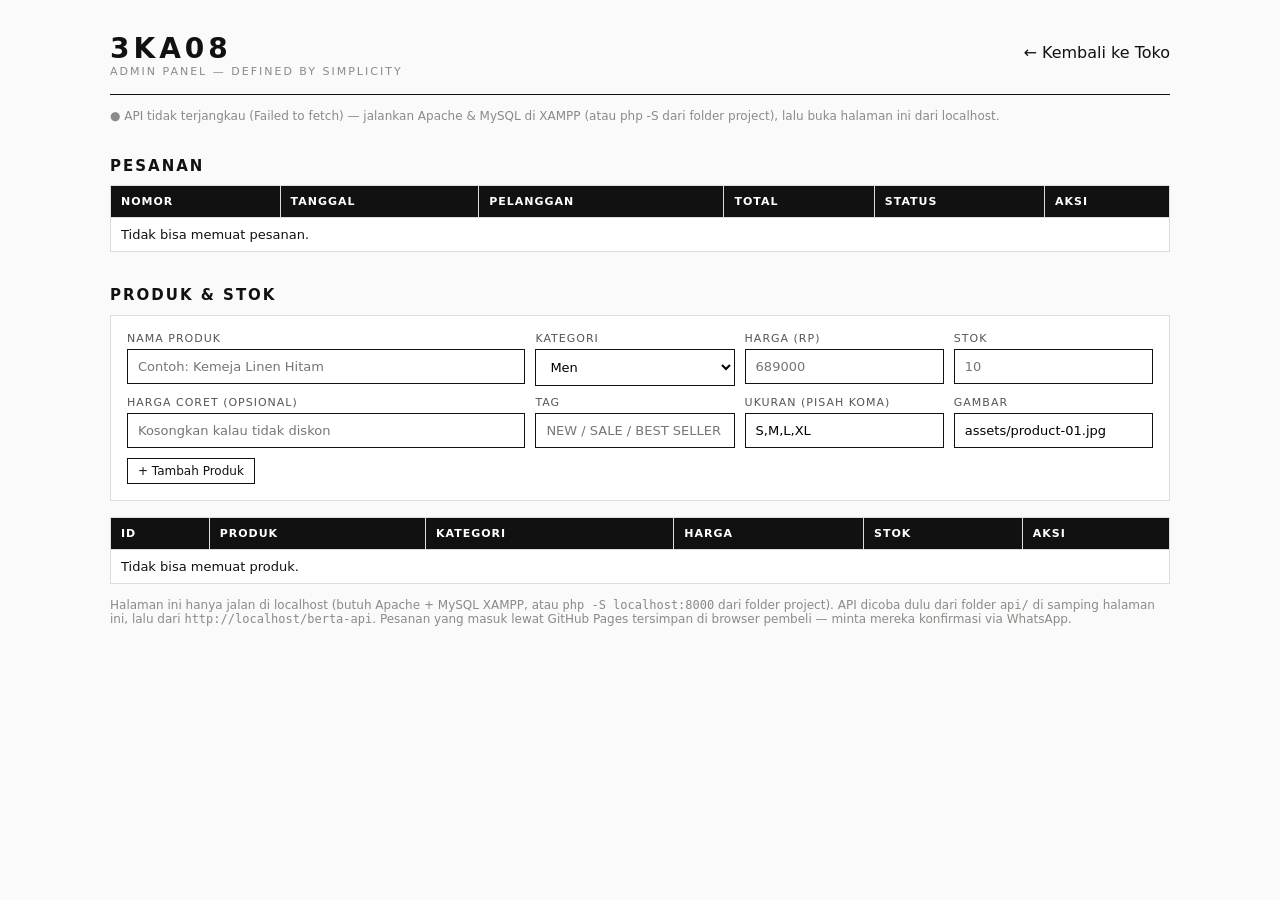
<file: admin.html>
<!DOCTYPE html>
<html lang="id">
<head>
<meta charset="UTF-8">
<meta name="viewport" content="width=device-width, initial-scale=1.0">
<meta name="robots" content="noindex, nofollow">
<title>Admin — 3KA08</title>
<link rel="stylesheet" href="style.css">
<style>
  body{font-family:Inter,system-ui,Arial,sans-serif;background:#fafafa;color:#111;margin:0}
  .admin{max-width:1100px;margin:0 auto;padding:32px 20px 80px}
  .admin header{display:flex;justify-content:space-between;align-items:baseline;flex-wrap:wrap;gap:12px;border-bottom:1px solid #111;padding-bottom:16px}
  .admin h1{font-size:28px;letter-spacing:4px;margin:0}
  .admin h1 span{display:block;font-size:11px;letter-spacing:2px;color:#8a8a86;font-weight:400}
  .admin a{color:#111}
  .admin h2{font-size:15px;letter-spacing:2px;margin:36px 0 12px}
  .admin .status{font-size:12px;color:#8a8a86;margin:14px 0}
  .admin table{width:100%;border-collapse:collapse;background:#fff;font-size:13px}
  .admin th,.admin td{border:1px solid #ddd;padding:9px 10px;text-align:left;vertical-align:top}
  .admin th{background:#111;color:#fff;font-weight:600;letter-spacing:1px;font-size:11px;text-transform:uppercase}
  .admin select,.admin input{padding:5px 8px;border:1px solid #111;background:#fff;font:inherit;font-size:12px}
  .admin .items{font-size:12px;color:#555;margin:4px 0 0;padding-left:16px}
  .admin .low{color:#c62828;font-weight:700}
  .admin .btn-sm{padding:5px 10px;border:1px solid #111;background:#fff;font-size:12px;cursor:pointer}
  .admin .btn-sm:hover{background:#111;color:#fff}
  .admin .btn-sm.danger{border-color:#c62828;color:#c62828}
  .admin .btn-sm.danger:hover{background:#c62828;color:#fff}
  .admin .btn-sm:disabled{opacity:.5;cursor:default}
  .admin form.prod-form{display:grid;grid-template-columns:2fr 1fr 1fr 1fr;gap:10px;background:#fff;border:1px solid #ddd;padding:16px;margin-top:8px}
  .admin form.prod-form label{display:flex;flex-direction:column;gap:4px;font-size:11px;letter-spacing:1px;text-transform:uppercase;color:#555}
  .admin form.prod-form input,.admin form.prod-form select{width:100%;padding:9px 10px;font-size:13px}
  .admin form.prod-form .full{grid-column:1/-1;display:flex;gap:10px;align-items:center;flex-wrap:wrap}
  .admin form.prod-form .full .msg{font-size:12px;color:#c62828}
  .admin form.prod-form .full .msg.ok{color:#2e7d32}
  @media(max-width:700px){.admin table{font-size:12px}.admin th:nth-child(2),.admin td:nth-child(2){display:none}.admin form.prod-form{grid-template-columns:1fr 1fr}}
</style>
</head>
<body>
<div class="admin">
  <header>
    <h1>3KA08<span>ADMIN PANEL — DEFINED BY SIMPLICITY</span></h1>
    <a href="3ka08.html">← Kembali ke Toko</a>
  </header>
  <p class="status" id="adminStatus">Memeriksa koneksi database…</p>

  <h2>PESANAN</h2>
  <table>
    <thead><tr><th>Nomor</th><th>Tanggal</th><th>Pelanggan</th><th>Total</th><th>Status</th><th>Aksi</th></tr></thead>
    <tbody id="ordersBody"><tr><td colspan="6">Memuat…</td></tr></tbody>
  </table>

  <h2>PRODUK &amp; STOK</h2>
  <form class="prod-form" id="prodForm">
    <input type="hidden" id="pfId" value="">
    <label>Nama produk<input id="pfName" placeholder="Contoh: Kemeja Linen Hitam" maxlength="120" required></label>
    <label>Kategori
      <select id="pfCat"><option value="men">Men</option><option value="women">Women</option><option value="acc">Accessories</option></select>
    </label>
    <label>Harga (Rp)<input id="pfPrice" type="number" min="1" step="1000" placeholder="689000" required></label>
    <label>Stok<input id="pfStock" type="number" min="0" step="1" placeholder="10" required></label>
    <label>Harga coret (opsional)<input id="pfOldPrice" type="number" min="0" step="1000" placeholder="Kosongkan kalau tidak diskon"></label>
    <label>Tag<input id="pfTag" placeholder="NEW / SALE / BEST SELLER" maxlength="20"></label>
    <label>Ukuran (pisah koma)<input id="pfSizes" placeholder="S,M,L,XL atau One Size" value="S,M,L,XL"></label>
    <label>Gambar<input id="pfImg" placeholder="assets/product-01.jpg" value="assets/product-01.jpg"></label>
    <div class="full">
      <button class="btn-sm" type="submit" id="pfSubmit">+ Tambah Produk</button>
      <button class="btn-sm" type="button" id="pfCancel" hidden>Batal Edit</button>
      <span class="msg" id="pfMsg"></span>
    </div>
  </form>
  <table style="margin-top:16px">
    <thead><tr><th>ID</th><th>Produk</th><th>Kategori</th><th>Harga</th><th>Stok</th><th>Aksi</th></tr></thead>
    <tbody id="stockBody"><tr><td colspan="6">Memuat…</td></tr></tbody>
  </table>
  <p class="status">Halaman ini hanya jalan di localhost (butuh Apache + MySQL XAMPP, atau <code>php -S localhost:8000</code> dari folder project). API dicoba dulu dari folder <code>api/</code> di samping halaman ini, lalu dari <code>http://localhost/berta-api</code>. Pesanan yang masuk lewat GitHub Pages tersimpan di browser pembeli — minta mereka konfirmasi via WhatsApp.</p>
</div>
<script>
/* Admin 3KA08 — baca pesanan & stok dari API yang sama dengan toko (lihat api/).
   API dicoba dari folder api/ lokal dulu (php -S / XAMPP dengan project di
   htdocs), lalu dari http://localhost/berta-api (symlink XAMPP, lihat README).
   Respons yang bukan JSON {ok:true} dianggap gagal dan dicoba ke base berikut. */
const API_CANDIDATES = ["api", "http://localhost/berta-api"];
let apiBase = null;
const rp = n => "Rp " + Number(n).toLocaleString("id-ID");
const $ = s => document.querySelector(s);
const esc = s => String(s ?? "").replace(/[&<>"']/g, c => ({ "&": "&amp;", "<": "&lt;", ">": "&gt;", '"': "&quot;", "'": "&#39;" }[c]));
const STATUSES = ["Diproses", "Dikirim", "Selesai", "Dibatalkan"];

async function apiFetch(path, options) {
  const bases = apiBase ? [apiBase] : API_CANDIDATES;
  let lastErr = null;
  for (const base of bases) {
    try {
      const r = await fetch(base.replace(/\/$/, "") + path, options);
      const text = await r.text();
      let d;
      try { d = JSON.parse(text); } catch { throw new Error("Respons API bukan JSON."); }
      if (!r.ok || d.ok !== true) { const e = new Error(d.error || ("HTTP " + r.status)); e.status = r.status; throw e; }
      apiBase = base;
      return d;
    } catch (e) {
      lastErr = e;
      if (e.status && e.status < 500) throw e; /* validasi server: jawaban final */
    }
  }
  throw lastErr || new Error("API tidak aktif di host ini");
}
const get = path => apiFetch(path);
const post = (path, data) => apiFetch(path, { method: "POST", headers: { "Content-Type": "application/json" }, body: JSON.stringify(data) });

function renderOrders(orders) {
  $("#ordersBody").innerHTML = orders.length ? orders.map(o => `
    <tr>
      <td><b>${esc(o.id)}</b><ul class="items">${(o.items || []).map(it => `<li>${it.qty}x produk #${it.id} (${esc(it.size)})</li>`).join("")}</ul></td>
      <td>${esc((o.date || "").slice(0, 16).replace("T", " "))}</td>
      <td>${esc(o.name)}<br><span style="color:#8a8a86">${esc(o.phone)} · ${esc(o.city)}</span></td>
      <td>${rp(o.total)}<br><span style="color:#8a8a86">${esc(o.pay)}${o.promo ? " · " + esc(o.promo) : ""}</span></td>
      <td><select data-order="${esc(o.id)}">${STATUSES.map(s => `<option ${s === o.status ? "selected" : ""}>${esc(s)}</option>`).join("")}</select></td>
      <td><button class="btn-sm danger" data-delorder="${esc(o.id)}">Hapus</button></td>
    </tr>`).join("") : '<tr><td colspan="6">Belum ada pesanan.</td></tr>';
  document.querySelectorAll("[data-order]").forEach(sel => sel.addEventListener("change", async e => {
    const id = e.target.dataset.order, status = e.target.value;
    try { await post("/orders.php", { action: "update_status", id, status }); e.target.style.background = "#e8f5e9"; setTimeout(() => e.target.style.background = "", 800); }
    catch (err) { alert("Gagal mengubah status: " + err.message); loadAll(); }
  }));
  document.querySelectorAll("[data-delorder]").forEach(btn => btn.addEventListener("click", async e => {
    const id = e.target.dataset.delorder;
    if (!confirm("Hapus pesanan " + id + "? Item pesanannya ikut terhapus.")) return;
    try { await post("/orders.php", { action: "delete", id }); loadAll(); }
    catch (err) { alert("Gagal menghapus pesanan: " + err.message); }
  }));
}
function renderStock(products) {
  $("#stockBody").innerHTML = products.length ? products.map(p => `
    <tr><td>${p.id}</td><td>${esc(p.name)}</td><td>${esc(p.cat)}</td><td>${rp(p.price)}</td>
    <td class="${p.stock === 0 ? "low" : ""}">${p.stock === 0 ? "Habis" : p.stock}</td>
    <td><button class="btn-sm" data-editprod="${p.id}">Edit</button> <button class="btn-sm danger" data-delprod="${p.id}">Hapus</button></td></tr>`).join("")
    : '<tr><td colspan="6">Belum ada produk.</td></tr>';
  document.querySelectorAll("[data-editprod]").forEach(btn => btn.addEventListener("click", () => {
    const p = products.find(x => x.id === +btn.dataset.editprod);
    if (!p) return;
    $("#pfId").value = p.id;
    $("#pfName").value = p.name; $("#pfCat").value = p.cat;
    $("#pfPrice").value = p.price; $("#pfOldPrice").value = p.oldPrice ?? "";
    $("#pfTag").value = p.tag || ""; $("#pfSizes").value = (p.sizes || []).join(",");
    $("#pfStock").value = p.stock; $("#pfImg").value = p.img || "";
    $("#pfSubmit").textContent = "Simpan Perubahan";
    $("#pfCancel").hidden = false;
    $("#pfMsg").textContent = "";
    $("#prodForm").scrollIntoView({ behavior: "smooth", block: "center" });
    $("#pfName").focus();
  }));
  document.querySelectorAll("[data-delprod]").forEach(btn => btn.addEventListener("click", async () => {
    const p = products.find(x => x.id === +btn.dataset.delprod);
    if (!p || !confirm("Hapus produk #" + p.id + " — " + p.name + "? Ulasannya ikut terhapus, tapi pesanan lama tetap tersimpan.")) return;
    try { await post("/products.php", { action: "delete", id: p.id }); loadAll(); }
    catch (err) { alert("Gagal menghapus produk: " + err.message); }
  }));
}
function resetProdForm() {
  $("#prodForm").reset();
  $("#pfId").value = "";
  $("#pfSizes").value = "S,M,L,XL"; $("#pfImg").value = "assets/product-01.jpg";
  $("#pfSubmit").textContent = "+ Tambah Produk";
  $("#pfCancel").hidden = true;
  $("#pfMsg").textContent = "";
}
async function loadAll() {
  try {
    const [o, p] = await Promise.all([get("/orders.php?all=1"), get("/products.php")]);
    $("#adminStatus").textContent = "● Terhubung ke database MySQL (" + apiBase + ") — " + o.orders.length + " pesanan, " + p.products.length + " produk.";
    renderOrders(o.orders);
    renderStock(p.products);
  } catch (err) {
    $("#adminStatus").textContent = "● API tidak terjangkau (" + err.message + ") — jalankan Apache & MySQL di XAMPP (atau php -S dari folder project), lalu buka halaman ini dari localhost.";
    $("#ordersBody").innerHTML = '<tr><td colspan="6">Tidak bisa memuat pesanan.</td></tr>';
    $("#stockBody").innerHTML = '<tr><td colspan="6">Tidak bisa memuat produk.</td></tr>';
  }
}
$("#prodForm").addEventListener("submit", async e => {
  e.preventDefault();
  const msg = $("#pfMsg");
  const name = $("#pfName").value.trim();
  const price = Number($("#pfPrice").value), stock = Number($("#pfStock").value);
  const oldPrice = $("#pfOldPrice").value === "" ? null : Number($("#pfOldPrice").value);
  if (name.length < 3) { msg.textContent = "Isi nama produk (minimal 3 karakter)."; return; }
  if (!price || price <= 0) { msg.textContent = "Isi harga yang valid."; return; }
  if (!Number.isInteger(stock) || stock < 0) { msg.textContent = "Isi stok 0 atau lebih."; return; }
  const id = $("#pfId").value;
  const payload = {
    action: id ? "update" : "create",
    name, cat: $("#pfCat").value, price, old_price: oldPrice,
    tag: $("#pfTag").value.trim(), sizes: $("#pfSizes").value.trim(), stock,
    img: $("#pfImg").value.trim() || "assets/product-01.jpg",
  };
  if (id) payload.id = +id;
  msg.textContent = "Menyimpan…"; msg.classList.remove("ok");
  try {
    await post("/products.php", payload);
    resetProdForm();
    msg.textContent = id ? "Produk berhasil diubah." : "Produk berhasil ditambahkan.";
    msg.classList.add("ok");
    loadAll();
  } catch (err) { msg.textContent = "Gagal menyimpan: " + err.message; msg.classList.remove("ok"); }
});
$("#pfCancel").addEventListener("click", resetProdForm);
loadAll();
</script>
</body>
</html>
</file>
<file: style.css>
:root{--bg:#ecebe8;--ink:#0b0b0b;--g:#8a8a86;--line:#d6d5d1;--e:cubic-bezier(.22,.8,.2,1)}
*{box-sizing:border-box;margin:0;padding:0}
html{scroll-behavior:smooth;scroll-padding-top:90px}
body{font-family:Manrope,"Helvetica Neue",Arial,sans-serif;background:#f6f5f2;color:var(--ink);overflow-x:hidden;-webkit-font-smoothing:antialiased}
a{color:inherit;text-decoration:none}button{font:inherit;color:inherit;background:none;border:0;cursor:pointer}
img{display:block;width:100%;height:100%;object-fit:cover;background:#dcdbd7}
svg{width:20px;height:20px;fill:none;stroke:currentColor;stroke-width:1.5;stroke-linecap:round;stroke-linejoin:round}
i[data-ic]{display:inline-flex}
small{font-size:11px;letter-spacing:.18em;text-transform:uppercase;color:var(--g)}
h2{font-weight:800;letter-spacing:-.03em;line-height:.95;text-transform:uppercase}

.ann{background:#000;color:#fff;font-size:10px;letter-spacing:.2em;text-transform:uppercase;display:flex;justify-content:center;gap:48px;padding:9px 12px}
.nav{position:sticky;top:0;z-index:50;display:grid;grid-template-columns:1fr auto 1fr;align-items:center;height:72px;padding:0 28px;background:#f6f5f2;transition:height .4s var(--e),box-shadow .4s}
.nav.sc{height:58px;box-shadow:0 1px 0 var(--line)}
.nav .ib:first-child{justify-self:start;grid-column:1;grid-row:1}
.links{grid-column:1;grid-row:1;display:flex;gap:28px;justify-self:start;margin-left:56px;font-size:11px;letter-spacing:.16em;text-transform:uppercase;font-weight:500}
.links a{padding:26px 0;position:relative}
.links a:after{content:"";position:absolute;left:0;bottom:20px;height:1px;width:0;background:#000;transition:width .4s var(--e)}
.links a:hover:after{width:100%}
.logo{grid-column:2;font-weight:800;font-size:30px;letter-spacing:.14em}
.logo.f{font-size:34px}
.tools{grid-column:3;justify-self:end;display:flex;gap:6px}
.ib{position:relative;display:inline-flex;align-items:center;gap:2px;padding:8px}
.ib b{font-size:10px;font-weight:700;min-width:14px}
.mega{position:absolute;left:0;right:0;top:100%;background:#f6f5f2;border-top:1px solid var(--line);padding:36px 28px 44px 92px;display:flex;gap:80px;opacity:0;visibility:hidden;transform:translateY(-8px);transition:.4s var(--e)}
.mega.open{opacity:1;visibility:visible;transform:none}
.mega .mc{display:flex;gap:80px}
.mega .mc[hidden]{display:none}
.mega h5{font-size:10px;letter-spacing:.2em;color:var(--g);text-transform:uppercase;margin-bottom:16px;font-weight:500}
.mega a{display:block;font-size:15px;padding:5px 0;transition:transform .3s var(--e)}
.mega a:hover{transform:translateX(6px)}
.mm{position:fixed;inset:0 auto 0 0;width:min(86vw,380px);background:#0b0b0b;color:#fff;z-index:90;padding:24px 32px;transform:translateX(-100%);transition:transform .6s var(--e);display:flex;flex-direction:column;gap:6px}
.mm.open{transform:none}
.mm a{font-size:34px;font-weight:800;letter-spacing:-.02em;text-transform:uppercase;padding:6px 0}
.mm .ib{align-self:flex-end;margin-bottom:24px}

.btn{display:inline-flex;align-items:center;gap:12px;background:#000;color:#fff;padding:16px 26px;font-size:11px;letter-spacing:.18em;text-transform:uppercase;font-weight:500;border:1px solid #000;transition:background .4s,color .4s}
.btn svg{width:16px;transition:transform .4s var(--e)}
.btn:hover svg{transform:translateX(5px)}
.btn.ghost{background:transparent;color:#000}.btn.ghost:hover{background:#000;color:#fff}
.dark .btn,.dark2 .btn{background:#fff;color:#000;border-color:#fff}.dark2 .btn:hover{background:transparent;color:#fff}

.hero{position:relative;height:calc(100vh - 100px);min-height:640px;background:var(--bg);overflow:hidden;display:grid;place-items:center}
.hero-img{position:absolute;top:3%;height:94%;width:min(40vw,560px);left:54%;margin-left:0;object-position:center 20%;opacity:0;transform:scale(1.06);animation:in 1.6s .3s var(--e) forwards}
.hero-h{position:absolute;left:24px;bottom:0;transform:none;font-size:26vw;line-height:.8;font-weight:800;letter-spacing:-.05em;color:#fff;mix-blend-mode:difference;z-index:3;white-space:nowrap;pointer-events:none}
.hero-l,.hero-r{position:absolute;z-index:4;font-size:12px;line-height:1.7;top:90px}
.hero-l{left:28px;max-width:230px}.hero-r{right:28px;text-align:right;text-transform:uppercase;letter-spacing:.18em;font-size:11px}
.hero-v{position:absolute;z-index:4;right:20px;top:50%;transform:translateY(-50%);writing-mode:vertical-rl;font-size:11px;letter-spacing:.34em;text-transform:uppercase;color:#fff;mix-blend-mode:difference;pointer-events:none}
.hero-cta{position:absolute;z-index:4;left:28px;bottom:32px;display:flex;gap:10px;flex-wrap:wrap}
.hero-cta .btn{background:#fff;color:#000;border-color:#fff}.hero-cta .btn:hover{background:#000;color:#fff}
.hero-cta .ghost{background:#000;color:#fff;border-color:#000;mix-blend-mode:normal}.hero-cta .ghost:hover{background:#fff;color:#000}
@keyframes in{to{opacity:1;transform:none}}

.cats{background:#000;padding:70px 28px}
.cat-grid{display:grid;grid-template-columns:repeat(4,1fr);gap:14px}
.cat{position:relative;aspect-ratio:3/4.4;overflow:hidden;color:#fff}
.cat img{transition:transform 1.4s var(--e)}
.cat:hover img{transform:scale(1.08)}
.cat:before{content:"";position:absolute;inset:0;background:rgba(0,0,0,.18);z-index:1;transition:background .6s}
.cat:hover:before{background:rgba(0,0,0,.42)}
.cat div{position:absolute;z-index:2;left:20px;right:20px;bottom:22px;display:flex;justify-content:space-between;align-items:center;font-weight:800;font-size:22px;letter-spacing:.04em;transition:transform .6s var(--e)}
.cat:hover div{transform:translateX(8px)}
.cat svg{opacity:0;transform:translateX(-12px);transition:.5s var(--e)}
.cat:hover svg{opacity:1;transform:none}

.feat{background:#161616;color:#fff;display:grid;grid-template-columns:1fr 1fr;min-height:640px}
.feat-t{display:flex;flex-direction:column;justify-content:center;gap:28px;padding:80px 6vw;align-items:flex-start}
.feat-t h2{font-size:clamp(46px,7vw,110px)}
.feat-t p{max-width:380px;color:#b5b5b0;line-height:1.7;font-size:14px}
.feat-i{min-height:520px}.feat-i img{object-position:center 15%}

.svc{display:grid;grid-template-columns:repeat(4,1fr);background:#f6f5f2;border-bottom:1px solid var(--line)}
.svc div{padding:48px 20px;text-align:center;border-right:1px solid var(--line)}.svc div:last-child{border:0}
.svc svg{width:28px;height:28px;stroke-width:1.2;margin-bottom:16px}
.svc h4{font-size:12px;letter-spacing:.18em;text-transform:uppercase;margin-bottom:6px}.svc p{font-size:12px;color:var(--g)}

.prod{padding:100px 28px}
.prod-h{display:flex;justify-content:space-between;align-items:flex-end;gap:20px;flex-wrap:wrap;margin-bottom:40px}
.sec-t small{display:block;margin-bottom:14px}
.prod-h h2{font-size:clamp(40px,6vw,88px)}
.filters{display:flex;gap:22px}.filters button{font-size:11px;letter-spacing:.16em;text-transform:uppercase;color:var(--g);padding-bottom:4px;border-bottom:1px solid transparent}
.filters .on{color:#000;border-color:#000}
.sort-sel{background:transparent;border:1px solid #bbb;padding:9px 10px;font:inherit;font-size:11px;letter-spacing:.14em;text-transform:uppercase;color:#000;outline:0;cursor:pointer}
.grid{display:grid;grid-template-columns:repeat(4,1fr);gap:28px 14px}
.card.wide{grid-column:span 2}
.card.wide .pimg{aspect-ratio:4/3}
.card{opacity:0;transform:translateY(30px);transition:opacity .9s var(--e),transform .9s var(--e)}
.card.show{opacity:1;transform:none}
.pimg{position:relative;aspect-ratio:3/4;overflow:hidden;background:#e4e3df;cursor:pointer}
.pimg img{position:absolute;inset:0;transition:opacity .7s,transform 1.2s var(--e)}
.pimg .alt{opacity:0}
.card:hover .alt{opacity:1}.card:hover .pimg img{transform:scale(1.05)}
.tag{position:absolute;top:12px;left:12px;z-index:2;background:#fff;font-size:9px;letter-spacing:.14em;padding:5px 8px;font-weight:700}
.wish{position:absolute;top:8px;right:8px;z-index:2;padding:6px}
.wish svg{transition:transform .4s var(--e),fill .3s}.wish.on svg{fill:#000;transform:scale(1.15)}
.pact{position:absolute;z-index:2;left:12px;right:12px;bottom:12px;display:flex;gap:8px;transform:translateY(130%);transition:transform .5s var(--e)}
.pact button{flex:1;background:#fff;padding:13px 6px;font-size:10px;letter-spacing:.14em;text-transform:uppercase;font-weight:700}
.pact .qab{background:#000;color:#fff}
.pact .qab:disabled{background:#555;cursor:default}
.card:hover .pact{transform:none}
.pinfo{padding-top:14px;display:flex;justify-content:space-between;gap:10px;font-size:13px}
.pinfo span{color:var(--g)}
.sw{display:flex;gap:6px;margin-top:10px}.sw i{width:12px;height:12px;border-radius:50%;border:1px solid #bbb}

.edit{display:grid;grid-template-columns:1.1fr 1fr;background:var(--bg);align-items:start}
.mosaic{display:grid;grid-template-columns:1fr 1fr;gap:10px;padding:10px}
.m{overflow:hidden;aspect-ratio:3/4;background:#dcdbd7}.m.w{grid-column:1/-1;aspect-ratio:4/3.4}
.m img{object-position:center 20%}
.edit-t{padding:100px 6vw;display:flex;flex-direction:column;gap:30px;justify-content:flex-start;position:sticky;top:58px}
.edit-t h2{font-size:clamp(44px,6.4vw,100px)}
.edit-t p{max-width:360px;line-height:1.7;font-size:14px;color:#444}
.edit-ig{font-size:12px;letter-spacing:.14em;text-transform:uppercase;font-weight:700;border-bottom:1px solid #000;padding-bottom:4px;align-self:flex-start}
.edit-i2{width:46%;aspect-ratio:3/4;align-self:flex-end}

.promo{background:var(--bg);color:var(--ink);padding:90px 28px}
.promo-h{display:flex;justify-content:space-between;align-items:flex-end;gap:20px;flex-wrap:wrap;margin-bottom:36px}
.promo-h h2{font-size:clamp(40px,6vw,88px)}
.promo-h p{max-width:300px;margin-top:10px;font-size:13px;line-height:1.7;color:#555}
.promo-g{display:grid;grid-template-columns:repeat(3,1fr);gap:14px;align-items:start}
.promo-g .m{background:#e4e3df;aspect-ratio:3/4}
.look{background:#0b0b0b;color:#fff;padding:90px 28px}
.look-g{display:grid;grid-template-columns:repeat(3,1fr);gap:14px;padding-bottom:60px}
.look-g .m:nth-child(2){transform:translateY(60px)}
.look-g .m{position:relative;cursor:pointer}
.look-g .m img{transition:transform 1.2s var(--e)}
.look-g .m:hover img{transform:scale(1.06)}
.look-tag{position:absolute;left:12px;bottom:12px;z-index:2;background:#fff;color:#000;font-size:10px;letter-spacing:.12em;text-transform:uppercase;font-weight:700;padding:10px 14px;transition:background .3s,color .3s}
.look-g .m:hover .look-tag{background:#000;color:#fff}
.foot{background:#000;color:#fff;padding:80px 28px 28px}
.foot-top{display:grid;grid-template-columns:1.4fr 1fr 1fr 1fr 1.6fr;gap:40px}
.foot p,.foot a,.foot small{font-size:12px;color:#9a9a96;line-height:2;display:block;margin-top:8px}
.foot a:hover{color:#fff}
.foot h5{font-size:10px;letter-spacing:.2em;text-transform:uppercase;margin-bottom:10px;font-weight:500}
.nl-row{display:flex;border-bottom:1px solid #555}.nl-row input{flex:1;background:none;border:0;color:#fff;padding:12px 0;font:inherit;font-size:13px;outline:0}
.foot-b{margin-top:70px;padding-top:22px;border-top:1px solid #222;font-size:11px;color:#777}

.ov{position:fixed;inset:0;z-index:150;background:#f6f5f2;padding:90px 6vw;opacity:0;visibility:hidden;transition:.5s var(--e);overflow:auto}
.ov.open{opacity:1;visibility:visible}
.ov .x{position:absolute;top:22px;right:22px}
#q{width:100%;font:800 clamp(30px,6vw,72px) Manrope,sans-serif;letter-spacing:-.03em;border:0;border-bottom:1px solid #000;background:none;padding:10px 0;outline:0}
.res{display:grid;grid-template-columns:repeat(auto-fill,minmax(160px,1fr));gap:14px;margin-top:36px}
.res a{font-size:12px;cursor:pointer}.res .pimg{margin-bottom:8px}
.qv{background:rgba(246,245,242,.98)}
.qv-box{max-width:980px;margin:0 auto;display:grid;grid-template-columns:1fr 1fr;gap:40px;align-items:start}
.qv-box .pimg{cursor:default}
.qv-i{display:flex;flex-direction:column;gap:18px}.qv-i h3{font-size:30px;letter-spacing:-.02em}
.sizes{display:flex;gap:8px;flex-wrap:wrap}.sizes button{border:1px solid #bbb;width:44px;height:44px;font-size:12px}.sizes .on{background:#000;color:#fff;border-color:#000}
.qv-i p{font-size:13px;line-height:1.7;color:#555}

/* ---------- CHECKOUT ---------- */
.co-box{max-width:980px;margin:0 auto;display:grid;grid-template-columns:1.2fr 1fr;gap:48px;align-items:start}
.co-box h3{font-size:clamp(28px,4vw,44px);letter-spacing:-.02em;text-transform:uppercase;line-height:1}
.co-box h4{font-size:11px;letter-spacing:.2em;text-transform:uppercase;margin:28px 0 14px}
.co-box h4:first-child{margin-top:0}
.co-field{margin-bottom:14px}
.co-field label{display:block;font-size:11px;letter-spacing:.14em;text-transform:uppercase;color:var(--g);margin-bottom:6px}
.co-field input,.co-field textarea,.co-field select{width:100%;background:#fff;border:1px solid #bbb;padding:13px 14px;font:inherit;font-size:14px;outline:0}
.co-field input:focus,.co-field textarea:focus,.co-field select:focus{border-color:#000}
.co-field textarea{min-height:84px;resize:vertical}
.co-field .err{color:#c62828;font-size:12px;margin-top:5px;min-height:0}
.co-field.invalid input,.co-field.invalid textarea{border-color:#c62828}
.co-row{display:grid;grid-template-columns:1fr 1fr;gap:14px}
.co-pay{display:grid;gap:10px}
.co-pay label{display:flex;gap:12px;align-items:center;background:#fff;border:1px solid #bbb;padding:14px;cursor:pointer;font-size:14px}
.co-pay label:has(input:checked){border-color:#000;background:#000;color:#fff}
.co-pay input{accent-color:#000}
.co-pay small{display:block;font-size:12px;color:var(--g);margin-top:2px}
.co-pay label:has(input:checked) small{color:#ccc}
.co-sum{background:#000;color:#fff;padding:28px;position:sticky;top:0}
.co-sum h4{color:#aaa;margin-top:0}
.co-sum .li{display:grid;grid-template-columns:56px 1fr auto;gap:12px;align-items:center;margin-bottom:14px;font-size:13px}
.co-sum .li .pimg{width:56px}
.co-sum .li span{color:#aaa}
.co-sum .tot-row{display:flex;justify-content:space-between;font-size:13px;padding:7px 0;color:#ddd}
.co-sum .tot-row.grand{border-top:1px solid #333;margin-top:10px;padding-top:14px;color:#fff;font-size:16px;font-weight:700}
.co-sum .free{color:#8fbc8f}
.co-sum .btn{width:100%;justify-content:center;margin-top:18px;background:#fff;color:#000;border-color:#fff}
.co-msg{color:#c62828;font-size:13px;margin-top:12px;min-height:18px}
.co-ok{text-align:center;grid-column:1/-1;max-width:560px;margin:0 auto}
.co-ok .tick{width:64px;height:64px;border:1px solid #000;border-radius:50%;display:grid;place-items:center;margin:0 auto 24px;font-size:28px}
.co-ok h3{margin-bottom:12px}
.co-ok p{font-size:14px;line-height:1.7;color:#555}
.co-ok .ord{background:#fff;border:1px solid #bbb;padding:16px;margin:24px 0;font-size:14px}
.co-ok .ord b{display:block;font-size:20px;letter-spacing:.08em;margin-top:6px}

/* ---------- INFO / ACCOUNT ---------- */
.info-box{max-width:640px;margin:0 auto}
.info-box h3{font-size:clamp(28px,4vw,44px);letter-spacing:-.02em;text-transform:uppercase;line-height:1;margin-bottom:16px}
.info-box p{font-size:14px;line-height:1.8;color:#555;margin-bottom:12px}
.info-box .btn{margin-top:16px}
.ann [data-track]:hover{text-decoration:underline}

.scrim{position:fixed;inset:0;background:rgba(0,0,0,.45);z-index:155;opacity:0;visibility:hidden;transition:.5s}
.scrim.open{opacity:1;visibility:visible}
.drawer{position:fixed;top:0;right:0;bottom:0;width:min(100vw,430px);background:#f6f5f2;z-index:160;transform:translateX(100%);transition:transform .6s var(--e);display:flex;flex-direction:column}
.drawer.open{transform:none}
.dr-h{display:flex;justify-content:space-between;align-items:center;padding:20px 24px;border-bottom:1px solid var(--line)}
.dr-h h3{font-size:12px;letter-spacing:.2em;text-transform:uppercase}
.dr-b{flex:1;overflow:auto;padding:20px 24px}
.empty{color:var(--g);font-size:13px;padding-top:30px}
.li{display:grid;grid-template-columns:76px 1fr;gap:16px;margin-bottom:20px;font-size:13px}
.li .pimg{width:76px;aspect-ratio:3/4}.li h4{font-weight:500;margin-bottom:4px}
.qty{display:inline-flex;align-items:center;border:1px solid #bbb;margin-top:10px}.qty button{width:30px;height:30px}.qty span{min-width:26px;text-align:center}
.rm{font-size:11px;color:var(--g);margin-left:12px;text-decoration:underline}
.dr-f{padding:20px 24px;border-top:1px solid var(--line)}.dr-f .tot{display:flex;justify-content:space-between;margin-bottom:16px;font-size:13px}.dr-f .btn{width:100%;justify-content:center}
.toast{position:fixed;left:50%;bottom:28px;transform:translate(-50%,30px);background:#000;color:#fff;padding:12px 20px;font-size:12px;z-index:200;opacity:0;transition:.5s var(--e);pointer-events:none}
.toast.show{opacity:1;transform:translate(-50%,0)}

.rv{opacity:0;transform:translateY(40px);transition:.8s var(--e)}.rv.in{opacity:1;transform:none}
.clip img{clip-path:inset(0 0 100% 0);transition:clip-path 1s var(--e)}.clip.in img{clip-path:inset(0)}
@media(prefers-reduced-motion:reduce){*{animation:none!important;transition:none!important}.rv,.clip,.card{opacity:1;transform:none;clip-path:none}.hero-img{opacity:1;transform:none}}

@media(max-width:1000px){
.links{display:none}.nav{padding:0 12px}.logo{font-size:24px}
.ann span:not(:first-child){display:none}
.cat-grid{grid-template-columns:repeat(2,1fr)}
.feat,.edit{grid-template-columns:1fr}.feat-i{order:-1;min-height:70vh}.edit-t{position:static;min-height:0}
.svc{grid-template-columns:repeat(2,1fr)}.svc div:nth-child(2){border-right:0}.svc div:nth-child(-n+2){border-bottom:1px solid var(--line)}
.grid{grid-template-columns:repeat(2,1fr);gap:24px 10px}
.foot-top{grid-template-columns:1fr 1fr}.foot-top>*:first-child,.foot-top>form{grid-column:1/-1}
.mega{display:none}
.promo-g{grid-template-columns:1fr 1fr}.promo-g .m:first-child{grid-column:1/-1;aspect-ratio:4/3.4}.look-g{grid-template-columns:1fr 1fr}
.qv-box{grid-template-columns:1fr}
.co-box{grid-template-columns:1fr;gap:28px}.co-sum{position:static}
}
@media(max-width:640px){
.hero{height:auto;min-height:calc(100svh - 102px);padding-top:150px}
.hero-img{top:12%;height:70%;width:78vw;left:50%;margin-left:-39vw}
.hero-h{font-size:30vw;left:50%;transform:translateX(-50%);bottom:148px}.hero-v{display:none}.hero-l{top:18px;max-width:58%}.hero-r{top:18px;font-size:9px}
.hero-cta{left:16px;right:76px;bottom:18px;flex-direction:column}.hero-cta .btn{justify-content:center;padding:15px 10px;font-size:10px}
.cats,.prod,.promo,.look{padding:56px 14px}.look-g .m:nth-child(2){transform:translateY(30px)}.look-g{padding-bottom:30px}.cat div{font-size:15px;left:14px;right:14px}
.edit-t,.feat-t{padding:56px 20px}.edit-i2{width:60%}
.hide-s{display:none}.pact{display:none}
}
/* ---------- WISHLIST PAGE ---------- */
.wish-page{position:fixed;inset:0;background:#f6f5f2;z-index:130;overflow-y:auto;transform:translateY(100%);transition:transform .65s var(--e);visibility:hidden}
.wish-page.open{transform:none;visibility:visible}
.wp-inner{max-width:1200px;margin:0 auto;padding:44px 24px 80px}
.wp-top{display:flex;justify-content:space-between;align-items:flex-start;gap:20px}
.wp-top h2{font-size:clamp(44px,7vw,76px);line-height:.95;font-weight:800;letter-spacing:-.02em;margin:10px 0 14px}
.wp-top h2 span{font-size:.42em;font-weight:500;color:var(--g);letter-spacing:0;vertical-align:middle}
.wp-sub{color:var(--g);font-size:13px;max-width:420px;line-height:1.7}
.wp-close{flex:none;width:44px;height:44px;border:1px solid var(--line);border-radius:50%;display:grid;place-items:center;transition:transform .4s var(--e),background .3s}
.wp-close:hover{transform:rotate(90deg);background:#000;color:#fff}
.wp-actions{display:flex;gap:12px;flex-wrap:wrap;margin:34px 0 30px}
.wp-actions .btn{padding:14px 22px}
.wp-grid{display:grid;grid-template-columns:repeat(auto-fill,minmax(250px,1fr));gap:28px 20px}
.wp-card{animation:wpIn .7s var(--e) both;animation-delay:var(--d,0ms)}
.wp-card .pimg{cursor:pointer}
.wp-card.leaving{animation:wpOut .35s var(--e) forwards}
.wp-x{position:absolute;top:12px;right:12px;z-index:2;width:38px;height:38px;border-radius:50%;background:#fff;display:grid;place-items:center;transition:transform .3s var(--e)}
.wp-x svg{width:17px;fill:#000;stroke:#000}
.wp-x:hover{transform:scale(1.15)}
.wp-x.pop svg{animation:heartPop .5s var(--e)}
.wp-info{padding-top:14px}
.wp-info h4{font-weight:500;font-size:14px;margin-bottom:4px}
.wp-info>span{color:var(--g);font-size:13px}
.wp-info .sw{margin-top:8px}
.wp-btns{display:flex;gap:10px;margin-top:14px}
.wp-btns .btn{flex:1;justify-content:center;padding:13px 10px;font-size:10px}
.wp-total{display:flex;justify-content:space-between;border-top:1px solid var(--line);padding-top:20px;margin-top:8px;font-size:13px}
.wp-total b{font-size:15px}
@keyframes wpIn{from{opacity:0;transform:translateY(22px)}to{opacity:1;transform:none}}
@keyframes wpOut{to{opacity:0;transform:translateY(10px) scale(.94)}}
@keyframes heartPop{0%{transform:scale(1)}40%{transform:scale(1.45)}100%{transform:scale(1)}}
@keyframes floatUp{0%{opacity:0;transform:translateY(6px) scale(.7)}25%{opacity:1}100%{opacity:0;transform:translateY(-46px) scale(1.1) rotate(8deg)}}
@keyframes beat{0%,100%{transform:scale(1)}12%{transform:scale(1.08)}24%{transform:scale(1)}36%{transform:scale(1.05)}48%{transform:scale(1)}}
@keyframes drift{0%{opacity:0;transform:translateY(0) scale(.8)}20%{opacity:.9}100%{opacity:0;transform:translateY(-70px) scale(1.15) rotate(-10deg)}}
.fh-float{position:fixed;z-index:140;color:#000;font-style:normal;font-size:18px;pointer-events:none;animation:floatUp .9s var(--e) forwards}
.wp-empty{text-align:center;padding:70px 20px 20px}
.wp-heart{position:relative;width:120px;height:120px;margin:0 auto 28px;color:#000}
.wp-heart>svg{width:120px;height:120px;animation:beat 2.4s ease-in-out infinite}
.wp-heart .fh{position:absolute;font-style:normal;font-size:16px;opacity:0;animation:drift 2.4s ease-out infinite}
.wp-heart .f1{left:8px;bottom:20px;animation-delay:.2s}
.wp-heart .f2{right:6px;bottom:34px;font-size:12px;animation-delay:1s}
.wp-heart .f3{left:44px;bottom:8px;font-size:11px;animation-delay:1.7s}
.wp-empty h3{font-size:22px;font-weight:700;margin-bottom:10px}
.wp-empty p{color:var(--g);font-size:13px;margin-bottom:26px}
.bump{animation:heartPop .45s var(--e)}
@media(max-width:640px){
  .wp-inner{padding:28px 16px 60px}
  .wp-grid{grid-template-columns:repeat(2,1fr);gap:20px 10px}
  .wp-btns{flex-direction:column}
}

.wish.pop svg{animation:heartPop .5s var(--e)}

/* ---------- PROMO CODE ---------- */
.promo-box{display:flex;gap:10px;margin:6px 0}
.promo-box input{flex:1;background:#fff;border:1px solid #555;color:#000;padding:12px 14px;font:inherit;font-size:13px;letter-spacing:.08em;text-transform:uppercase;outline:0;min-width:0}
.promo-box input:focus{border-color:#fff}
.promo-box .btn{width:auto;margin-top:0;padding:12px 18px}
.promo-hint{font-size:11px;color:#aaa;margin:2px 0 4px}
.promo-hint b{color:#fff}
.promo-msg{font-size:12px;color:#ff9d9d;min-height:16px}
.promo-x{background:none;color:#fff;font-size:18px;line-height:1;margin-left:6px;cursor:pointer}
.tot-row.disc{animation:wpIn .5s var(--e);color:#fff}
.tot-row.disc b{font-weight:700}
.shake{animation:shake .4s var(--e)}
@keyframes shake{0%,100%{transform:translateX(0)}25%{transform:translateX(-5px)}50%{transform:translateX(5px)}75%{transform:translateX(-3px)}}
#sumGrand{display:inline-block}
#sumGrand.bump{animation:heartPop .45s var(--e)}

/* ---------- PERBAIKAN MOBILE (<=640px) ---------- */
@media(max-width:640px){
  /* Filter + dropdown sorting sebelumnya meluber keluar layar di HP */
  .filters{flex-wrap:wrap;gap:14px}
  .filters .sort-sel{flex:1 1 100%;max-width:100%}
  .prod-h{gap:14px;margin-bottom:28px}
  /* Nama & harga produk ditumpuk supaya tidak berdesakan di grid 2 kolom */
  .pinfo{flex-direction:column;gap:4px}
  /* No. WhatsApp & Kota di checkout ditumpuk, sebelumnya berdempetan */
  .co-row{grid-template-columns:1fr}
  /* Footer jadi 1 kolom supaya tautan tidak sempit */
  .foot-top{grid-template-columns:1fr;gap:28px}
  .foot-b{margin-top:40px}
  /* Toast tidak boleh meluber di layar kecil */
  .toast{max-width:calc(100vw - 32px);text-align:center}
  /* Tombol wishlist berbagi lebar layar */
  .wp-actions .btn{flex:1;justify-content:center}
  /* Ringkasan checkout lebih ramping di HP */
  .co-sum{padding:22px 18px}
  .promo-box .btn{padding:12px 14px}
  .ov{padding:80px 16px}
}

/* ---------- REDESIGN: 3D + PAKET DESAIN (konsep tetap monokrom) ---------- */
/* 3D tilt kartu produk */
.card{perspective:900px}
.card .pimg{transform-style:preserve-3d;transition:transform .6s var(--e)}
.card.tilting .pimg{transition:transform .1s ease-out}
.card.tilting .tag,.card.tilting .wish{transform:translateZ(34px)}
/* Parallax 3D hero (translate terpisah dari transform, jadi tidak bentrok animasi masuk) */
.hero-img{--pd:14px}.hero-h{--pd:-24px}.hero-l{--pd:8px}.hero-r{--pd:8px}.hero-cta{--pd:10px}.hero-v{--pd:6px}
.hero-img,.hero-h,.hero-l,.hero-r,.hero-cta,.hero-v{translate:calc(var(--px,0)*var(--pd,0px)) calc(var(--py,0)*var(--pd,0px))}
.hero-img{translate:calc(var(--px,0)*var(--pd,0px)) calc(var(--py,0)*var(--pd,0px) + var(--sy,0px))}
/* Quick View muncul dengan flip */
.qv{perspective:1200px}
.qv.open .qv-box{animation:qvFlip .6s var(--e) both}
@keyframes qvFlip{from{opacity:0;transform:rotateX(-14deg) translateY(24px)}to{opacity:1;transform:none}}
/* Tombol 3D: naik pas hover, tertekan pas klik */
.btn{transition:transform .25s var(--e),background .4s,color .4s}
.btn:hover{transform:translateY(-2px)}
.btn:active{transform:translateY(1px) scale(.97)}
/* Hati wishlist flip 3D pas diklik */
@keyframes heartFlip{0%{transform:scale(1) rotateY(0)}40%{transform:scale(1.45) rotateY(180deg)}100%{transform:scale(1) rotateY(360deg)}}
.wish.pop svg{animation:heartFlip .6s var(--e)}
/* Marquee */
.marquee{background:#000;color:#fff;overflow:hidden;padding:14px 0}
.marquee-t{display:flex;width:max-content;animation:mq 24s linear infinite}
.marquee-t span{font-size:12px;font-weight:700;letter-spacing:.22em;text-transform:uppercase;white-space:nowrap}
@keyframes mq{to{transform:translateX(-50%)}}
/* Intro loading: logo muncul huruf per huruf, lalu tirai menghilang (murni CSS) */
.intro{position:fixed;inset:0;background:#0b0b0b;color:#fff;z-index:500;display:grid;place-content:center;gap:16px;pointer-events:none;animation:introOut .7s var(--e) 1.2s forwards}
.intro-logo{display:flex;font-size:clamp(56px,12vw,120px);font-weight:800;letter-spacing:.08em;line-height:1}
.intro-logo span{display:inline-block;opacity:0;transform:translateY(34px);animation:introL .7s var(--e) forwards}
.intro-logo span:nth-child(1){animation-delay:.05s}.intro-logo span:nth-child(2){animation-delay:.15s}.intro-logo span:nth-child(3){animation-delay:.25s}.intro-logo span:nth-child(4){animation-delay:.35s}.intro-logo span:nth-child(5){animation-delay:.45s}
.intro small{text-align:center;color:#8a8a86;opacity:0;animation:introL .6s var(--e) .65s forwards}
@keyframes introL{to{opacity:1;transform:none}}
@keyframes introOut{to{opacity:0;visibility:hidden}}
/* Grain halus seperti kertas majalah */
.grain{position:fixed;inset:0;pointer-events:none;z-index:400;opacity:.05;background-image:url("data:image/svg+xml,%3Csvg xmlns='http://www.w3.org/2000/svg' width='160' height='160'%3E%3Cfilter id='n'%3E%3CfeTurbulence type='fractalNoise' baseFrequency='0.9' numOctaves='2'/%3E%3C/filter%3E%3Crect width='160' height='160' filter='url(%23n)' opacity='0.55'/%3E%3C/svg%3E")}
/* Reveal on scroll lebih halus: blur ikut hilang */
.rv{filter:blur(3px)}
.rv.in{filter:blur(0)}
/* Login ala referensi: kartu split, kiri carousel lookbook, kanan form */
.login-card{max-width:1020px;margin:0 auto;display:grid;grid-template-columns:1.08fr 1fr;background:#fff;border-radius:28px;overflow:hidden;box-shadow:0 30px 80px rgba(0,0,0,.28);animation:qvFlip .55s var(--e) both;text-align:left}
.lg-left{position:relative;min-height:580px;background:#0b0b0b;color:#fff;overflow:hidden}
.lg-left .lg-img{position:absolute;inset:0;width:100%;height:100%;object-fit:cover;transition:opacity .45s var(--e)}
.lg-left::after{content:"";position:absolute;inset:0;background:linear-gradient(180deg,rgba(0,0,0,.4),transparent 32%,transparent 55%,rgba(0,0,0,.6))}
.lg-top,.lg-bottom{position:absolute;left:0;right:0;z-index:2;display:flex;justify-content:space-between;align-items:center;padding:26px 28px}
.lg-top{top:0}.lg-bottom{bottom:0}
.lg-tag{font-size:11px;letter-spacing:.18em;text-transform:uppercase;font-weight:700}
.lg-join{display:flex;align-items:center;gap:18px;font-size:12px;font-weight:600}
.lg-join .pill{border:1px solid #fff;border-radius:999px;padding:9px 18px;font-weight:700;transition:.3s}
.lg-join button:hover{text-decoration:underline}.lg-join .pill:hover{background:#fff;color:#000;text-decoration:none}
.lg-who{display:flex;align-items:center;gap:12px}
.lg-who img{width:44px;height:44px;border-radius:50%;border:2px solid #fff;object-fit:cover}
.lg-who b{display:block;font-size:14px}.lg-who span{font-size:12px;color:#ddd}
.lg-nav{display:flex;align-items:center;gap:10px}
.lg-nav button{width:42px;height:42px;border:1px solid rgba(255,255,255,.7);border-radius:50%;color:#fff;display:grid;place-items:center;font-size:18px;transition:.3s}
.lg-nav button:hover{background:#fff;color:#000}
.lg-count{font-size:11px;letter-spacing:.14em;margin-right:2px}
.lg-right{padding:40px 44px;display:flex;flex-direction:column}
.lg-r-top{display:flex;justify-content:space-between;align-items:center}
.lg-logo{font-weight:800;font-size:22px;letter-spacing:.14em}
.lg-lang{border:1px solid var(--line);border-radius:999px;padding:8px 14px;font-size:12px;font-weight:700}
.lg-body{flex:1;display:flex;flex-direction:column;justify-content:center;max-width:360px;margin:0 auto;width:100%;padding:30px 0 6px}
.lg-body h2{font-size:clamp(30px,3.4vw,40px);letter-spacing:-.02em;text-transform:none;line-height:1.08;margin-bottom:10px;font-weight:800}
.lg-body>p{color:var(--g);font-size:13px;margin-bottom:26px}
.lg-field{margin-bottom:12px}
.lg-field input{width:100%;border:1px solid #bbb;border-radius:12px;padding:15px 16px;font:inherit;font-size:14px;outline:0;background:#fff}
.lg-field input:focus{border-color:#000}
.lg-or{display:flex;align-items:center;gap:14px;color:var(--g);font-size:12px;margin:18px 0}
.lg-or::before,.lg-or::after{content:"";flex:1;height:1px;background:var(--line)}
.lg-google{display:flex;align-items:center;justify-content:center;gap:10px;width:100%;border:1px solid #bbb;border-radius:12px;padding:14px;font-size:13px;font-weight:600;background:#fff}
.lg-google:hover{border-color:#000}
.lg-google svg{width:18px;height:18px}
.lg-submit{width:100%;border-radius:999px;justify-content:center;padding:16px;margin-top:16px}
.lg-signup{text-align:center;font-size:12px;color:var(--g);margin-top:18px}
.lg-signup button{color:#000;text-decoration:underline}
.lg-social{display:flex;justify-content:center;gap:16px;margin-top:26px}
.lg-social button,.lg-social a{width:38px;height:38px;border-radius:50%;display:grid;place-items:center;color:#555;transition:.3s}
.lg-social button:hover,.lg-social a:hover{background:#000;color:#fff}
.lg-social svg{width:18px;height:18px}
@media(max-width:900px){
  .login-card{grid-template-columns:1fr}
  .lg-left{min-height:280px}
  .lg-right{padding:30px 24px}
}
@media(prefers-reduced-motion:reduce){
  .rv{filter:none}
  .intro,.grain{display:none}
  .marquee-t{animation:none}
}

.lg-google svg{stroke:none}

/* status koneksi API (database MySQL) di panel login */
.api-status{font-size:11px;color:#8a8a86;text-align:center;margin:12px 0 0}

/* label stok di kartu produk */
.pinfo .stock{font-size:10px;letter-spacing:1px;color:#8a8a86;margin-left:8px}
.pinfo .stock.low{color:#c62828;font-weight:700}
.pinfo .stock.out{color:#c62828}

/* ---------- Flash sale, IG feed, WA float, ulasan (2026-11-11) ---------- */
.flash{background:#000;color:#fff;display:flex;justify-content:center;align-items:center;gap:18px;padding:13px 20px;font-size:12px;letter-spacing:.14em;text-transform:uppercase;flex-wrap:wrap;text-align:center}
.flash-tag{background:#fff;color:#000;padding:5px 10px;font-weight:800;letter-spacing:.16em}
#flashT{font-variant-numeric:tabular-nums;font-weight:800;letter-spacing:.08em}
.flash a{color:#fff;border-bottom:1px solid #fff;padding-bottom:2px;white-space:nowrap}
.ig{background:var(--bg);padding:90px 28px}
.ig-g{display:grid;grid-template-columns:repeat(6,1fr);gap:10px}
.ig-t{position:relative;aspect-ratio:1;overflow:hidden;background:#dcdbd7;display:block}
.ig-t img{transition:transform 1.2s var(--e)}
.ig-t:hover img{transform:scale(1.08)}
.ig-t span{position:absolute;inset:0;display:grid;place-items:center;background:rgba(0,0,0,.35);color:#fff;opacity:0;transition:opacity .4s}
.ig-t:hover span{opacity:1}
.ig-t span svg{width:28px;height:28px}
.wa-float{position:fixed;right:20px;bottom:20px;z-index:60;width:56px;height:56px;border-radius:50%;background:#000;color:#fff;display:grid;place-items:center;box-shadow:0 10px 30px rgba(0,0,0,.3);transition:transform .3s var(--e)}
.wa-float:hover{transform:scale(1.08)}
.wa-float svg{width:26px;height:26px}
.rate{font-size:11px;color:var(--g);margin-top:6px;letter-spacing:.02em}
.qv-rate{font-size:13px;display:flex;align-items:center;gap:8px;letter-spacing:.02em}
.qv-rate .st{letter-spacing:2px}
.qv-x{grid-column:1/-1;margin-top:8px}
.qv-x h4{font-size:11px;letter-spacing:.2em;text-transform:uppercase;margin:0 0 16px}
.qv-rel{display:grid;grid-template-columns:repeat(4,1fr);gap:12px}
.qv-rel a{font-size:12px;color:var(--ink)}
.qv-rel .pimg{margin-bottom:8px}
.qv-rel b{display:block;margin-top:4px;font-size:12px}
.sg-link{font-size:12px;text-decoration:underline;text-underline-offset:3px;align-self:flex-start;padding:0}
.sg-t{margin-top:4px}
.sg-t table{width:100%;border-collapse:collapse;font-size:12px}
.sg-t th,.sg-t td{border:1px solid var(--line);padding:8px 10px;text-align:left}
.sg-t th{background:#f0efec;font-size:11px;letter-spacing:.1em;text-transform:uppercase}
.sg-t small{display:block;margin-top:8px;color:var(--g);font-size:11px;line-height:1.6}
.rvw{border-top:1px solid var(--line);padding:14px 0}
.rvw>div{display:flex;justify-content:space-between;gap:10px;font-size:12px;flex-wrap:wrap}
.rvw p{font-size:13px;line-height:1.7;color:#555;margin-top:6px}
.rv-form{display:flex;flex-direction:column;gap:10px;margin-top:18px}
.rv-form h5{font-size:11px;letter-spacing:.2em;text-transform:uppercase}
.rv-form input,.rv-form textarea{border:1px solid #bbb;padding:12px;font:inherit;font-size:13px;outline:0;background:#fff;width:100%}
.rv-form input:focus,.rv-form textarea:focus{border-color:#000}
.rv-stars{display:flex;gap:4px}
.rv-stars button{font-size:22px;line-height:1;color:#ccc;padding:2px}
.rv-stars button.on{color:#000}
@media (max-width:1000px){.ig-g{grid-template-columns:repeat(3,1fr)}}
@media (max-width:640px){.ig-g{grid-template-columns:repeat(2,1fr)}.qv-rel{grid-template-columns:repeat(2,1fr)}.wa-float{right:16px;bottom:16px;width:52px;height:52px}.ig{padding:60px 20px}}
</file>
<file: about-page.css>
/* ===== Halaman About (gaya "Quiet Place") — semua class diawali .ab- supaya tidak bentrok ===== */
.ab-page{
  --ab-mint:#cfe0d8; --ab-ink:#0f2e2a; --ab-ink2:#41594f; --ab-coral:#e8625a; --ab-coral-d:#d24f47; --ab-pale:#e7efec;
  position:fixed;inset:0;z-index:135;overflow-y:auto;background:#f6f8fa;color:var(--ab-ink);
  font-family:"JetBrains Mono","SFMono-Regular",Consolas,"Liberation Mono",monospace;font-size:15px;line-height:1.65;
  transform:translateY(100%);transition:transform .65s var(--e,cubic-bezier(.22,.8,.2,1));visibility:hidden;
}
.ab-page.open{transform:none;visibility:visible}
.ab-page *{letter-spacing:normal}
.ab-page a:focus-visible,.ab-page button:focus-visible{outline:3px solid var(--ab-coral);outline-offset:3px;border-radius:6px}

.ab-btn{display:inline-block;background:var(--ab-coral);color:#fff;font:700 14px "JetBrains Mono",monospace;padding:11px 22px;border-radius:999px;border:0;cursor:pointer;transition:background .15s;text-transform:none}
.ab-btn:hover{background:var(--ab-coral-d)}
.ab-btn.soft{background:var(--ab-pale);color:var(--ab-ink)}
.ab-btn.soft:hover{background:#dbe7e2}

.ab-hero{margin:24px;border-radius:12px;background:var(--ab-mint);position:relative;overflow:hidden;display:flex;flex-direction:column;min-height:calc(100vh - 48px)}
.ab-nav{display:flex;align-items:center;justify-content:space-between;gap:16px;padding:22px 28px;position:relative;z-index:3}
.ab-brand{display:flex;align-items:center;gap:10px;font-weight:700;font-size:15px}
.ab-brand svg{width:18px;height:18px;fill:var(--ab-ink);stroke:none}
.ab-nav ul{display:flex;gap:32px;list-style:none;padding:0}
.ab-nav ul button{font:500 14px "JetBrains Mono",monospace;color:var(--ab-ink)}
.ab-nav ul button:hover{text-decoration:underline;text-underline-offset:5px}
.ab-navr{display:flex;align-items:center;gap:12px;margin-right:56px}
.ab-close{position:fixed;top:22px;right:26px;z-index:5;width:42px;height:42px;border-radius:50%;background:rgba(255,255,255,.75);display:grid;place-items:center;font-size:20px;line-height:1;transition:transform .35s var(--e,ease),background .2s}
.ab-close:hover{transform:rotate(90deg);background:#fff}

.ab-hero-c{text-align:center;max-width:720px;margin:34px auto 0;padding:0 24px;position:relative;z-index:2}
.ab-hero-c h1{font-size:clamp(32px,5.2vw,54px);line-height:1.15;font-weight:800;letter-spacing:-.02em;text-transform:none}
.ab-lead{margin:22px auto 0;max-width:520px;color:var(--ab-ink2);font-size:14px}
.ab-vals{display:grid;grid-template-columns:repeat(3,1fr);gap:28px;margin:38px auto 0;max-width:640px;text-align:center}
.ab-vals .e{font-size:28px;line-height:1}
.ab-vals h3{font-size:14px;margin:10px 0 6px;font-weight:700}
.ab-vals p{font-size:13px;color:var(--ab-ink2);line-height:1.55}
.ab-cta{display:flex;gap:14px;justify-content:center;flex-wrap:wrap;margin-top:34px}

.ab-scene{margin-top:-150px;position:relative;z-index:1;line-height:0;pointer-events:none}
.ab-scene svg{width:100%;height:auto;display:block;fill:none;stroke:none}
@media (prefers-reduced-motion:no-preference){
  .ab-shim{animation:abShim 3.6s steps(2,jump-none) infinite}
  .ab-shim:nth-child(even){animation-delay:1.8s}
  .ab-bob{animation:abBob 3s ease-in-out infinite}
}
@keyframes abShim{50%{opacity:.25}}
@keyframes abBob{50%{transform:translateY(1px)}}

.ab-sec{max-width:960px;margin:0 auto;padding:72px 24px 0}
.ab-sec h2{font-size:clamp(24px,3.4vw,34px);line-height:1.2;font-weight:800;letter-spacing:-.01em;text-transform:none}
.ab-story{display:grid;grid-template-columns:1.3fr 1fr;gap:48px;align-items:start}
.ab-story p{color:var(--ab-ink2);margin-top:16px;max-width:60ch}
.ab-facts{background:var(--ab-pale);border-radius:12px;padding:26px 28px;list-style:none}
.ab-facts li{display:flex;justify-content:space-between;gap:16px;padding:12px 0;border-bottom:1px dashed #9db8ae;font-size:14px}
.ab-facts li:last-child{border-bottom:0}
.ab-steps{display:grid;grid-template-columns:repeat(4,1fr);gap:16px;margin-top:30px;list-style:none;padding:0;counter-reset:abs}
.ab-step{background:var(--ab-pale);border-radius:12px;padding:22px 20px;counter-increment:abs}
.ab-step::before{content:counter(abs);display:grid;place-items:center;width:30px;height:30px;border-radius:50%;background:var(--ab-coral);color:#fff;font-weight:800;font-size:14px;margin-bottom:14px}
.ab-step h3{font-size:15px;margin-bottom:6px}
.ab-step p{font-size:13px;color:var(--ab-ink2);line-height:1.55}
.ab-contact{display:grid;grid-template-columns:repeat(3,1fr);gap:16px;margin-top:30px}
.ab-card{background:var(--ab-pale);border-radius:12px;padding:22px;display:block}
.ab-card h3{font-size:15px;margin-bottom:6px}
.ab-card p{font-size:13px;color:var(--ab-ink2);overflow-wrap:anywhere}
a.ab-card:hover{box-shadow:inset 0 0 0 2px var(--ab-coral)}
.ab-end{text-align:center;padding-bottom:20px}
.ab-end p{color:var(--ab-ink2);margin:14px auto 26px;max-width:46ch}
.ab-foot{text-align:center;font-size:13px;color:var(--ab-ink2);padding:40px 24px 48px}

@media (max-width:820px){
  .ab-hero{margin:12px;min-height:0}
  .ab-nav{padding:16px}
  .ab-close{top:18px;right:20px}
  .ab-navr{margin-right:50px}
  .ab-nav ul{display:none}
  .ab-vals{grid-template-columns:1fr;gap:20px}
  .ab-scene{margin-top:-30px}
  .ab-story,.ab-contact{grid-template-columns:1fr}
  .ab-steps{grid-template-columns:1fr 1fr}
}
@media (max-width:480px){.ab-steps{grid-template-columns:1fr}.ab-nav .ab-btn{display:none}}
</file>
